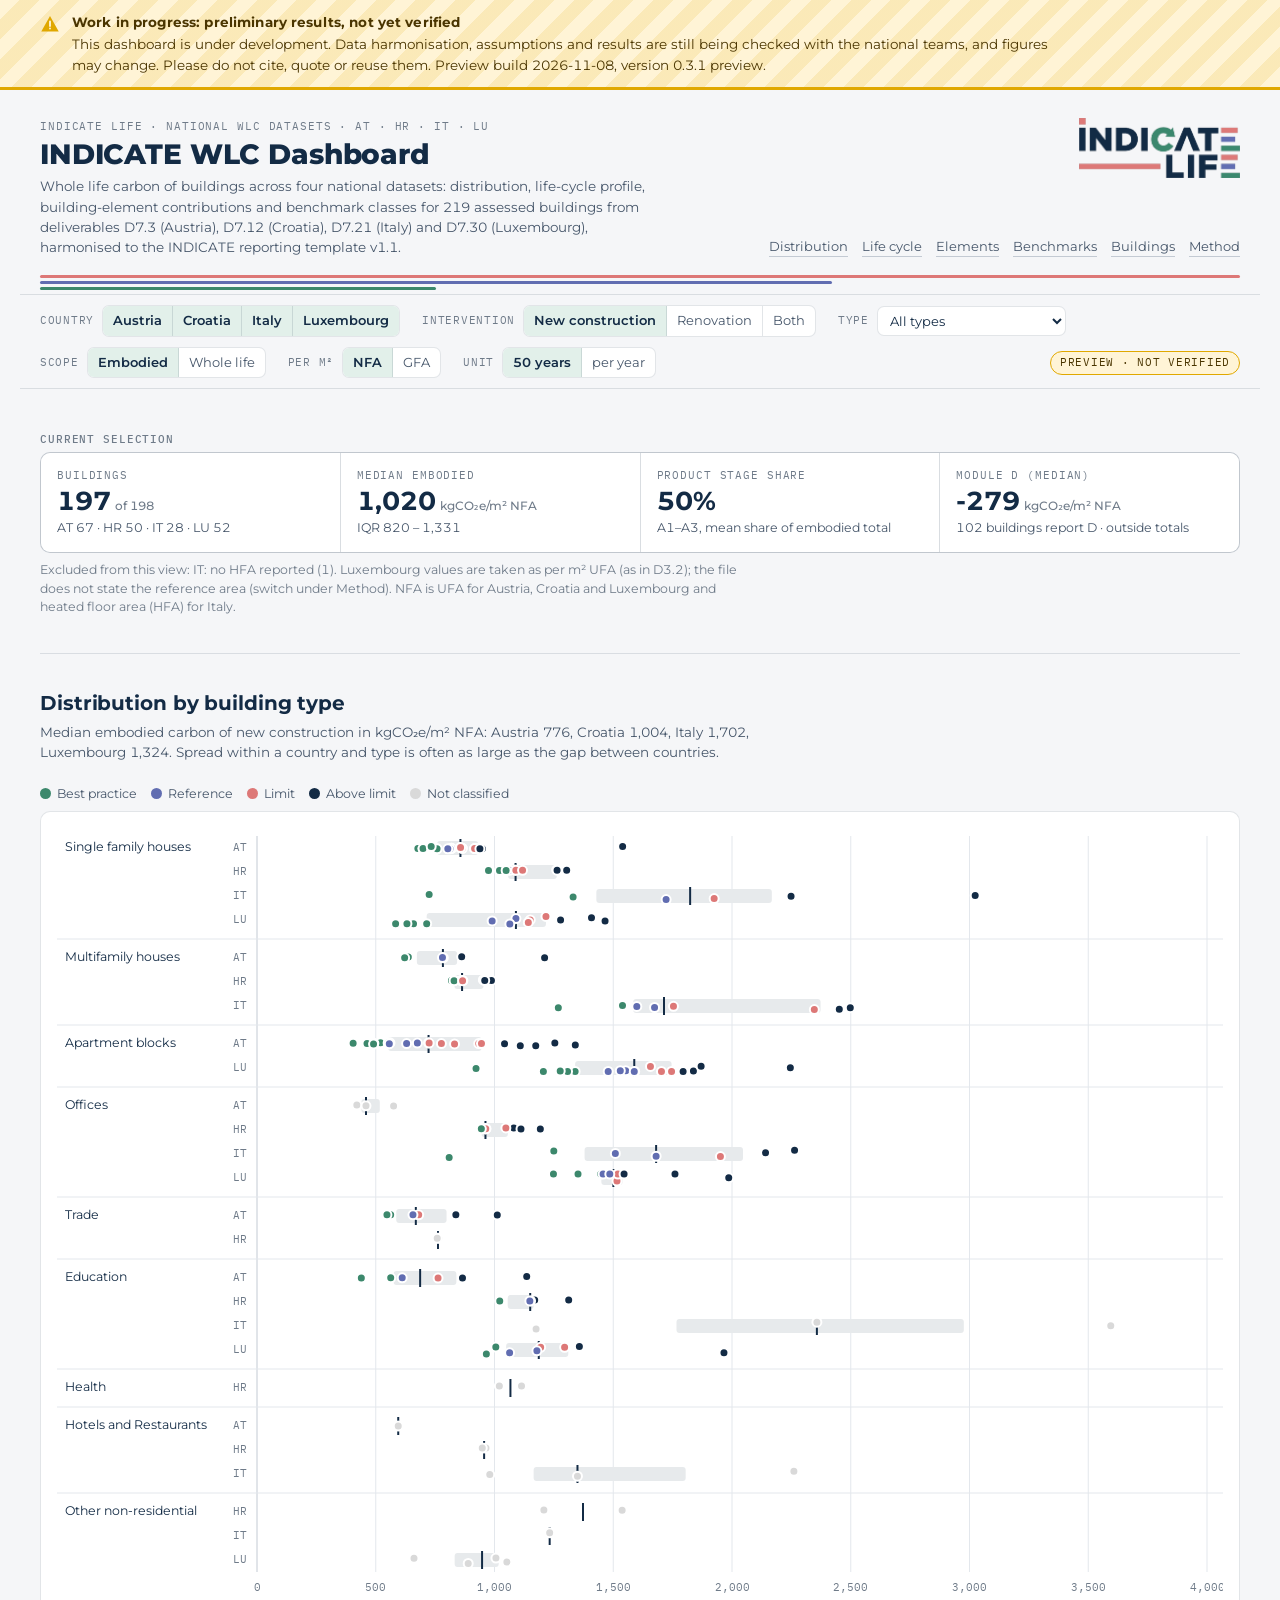
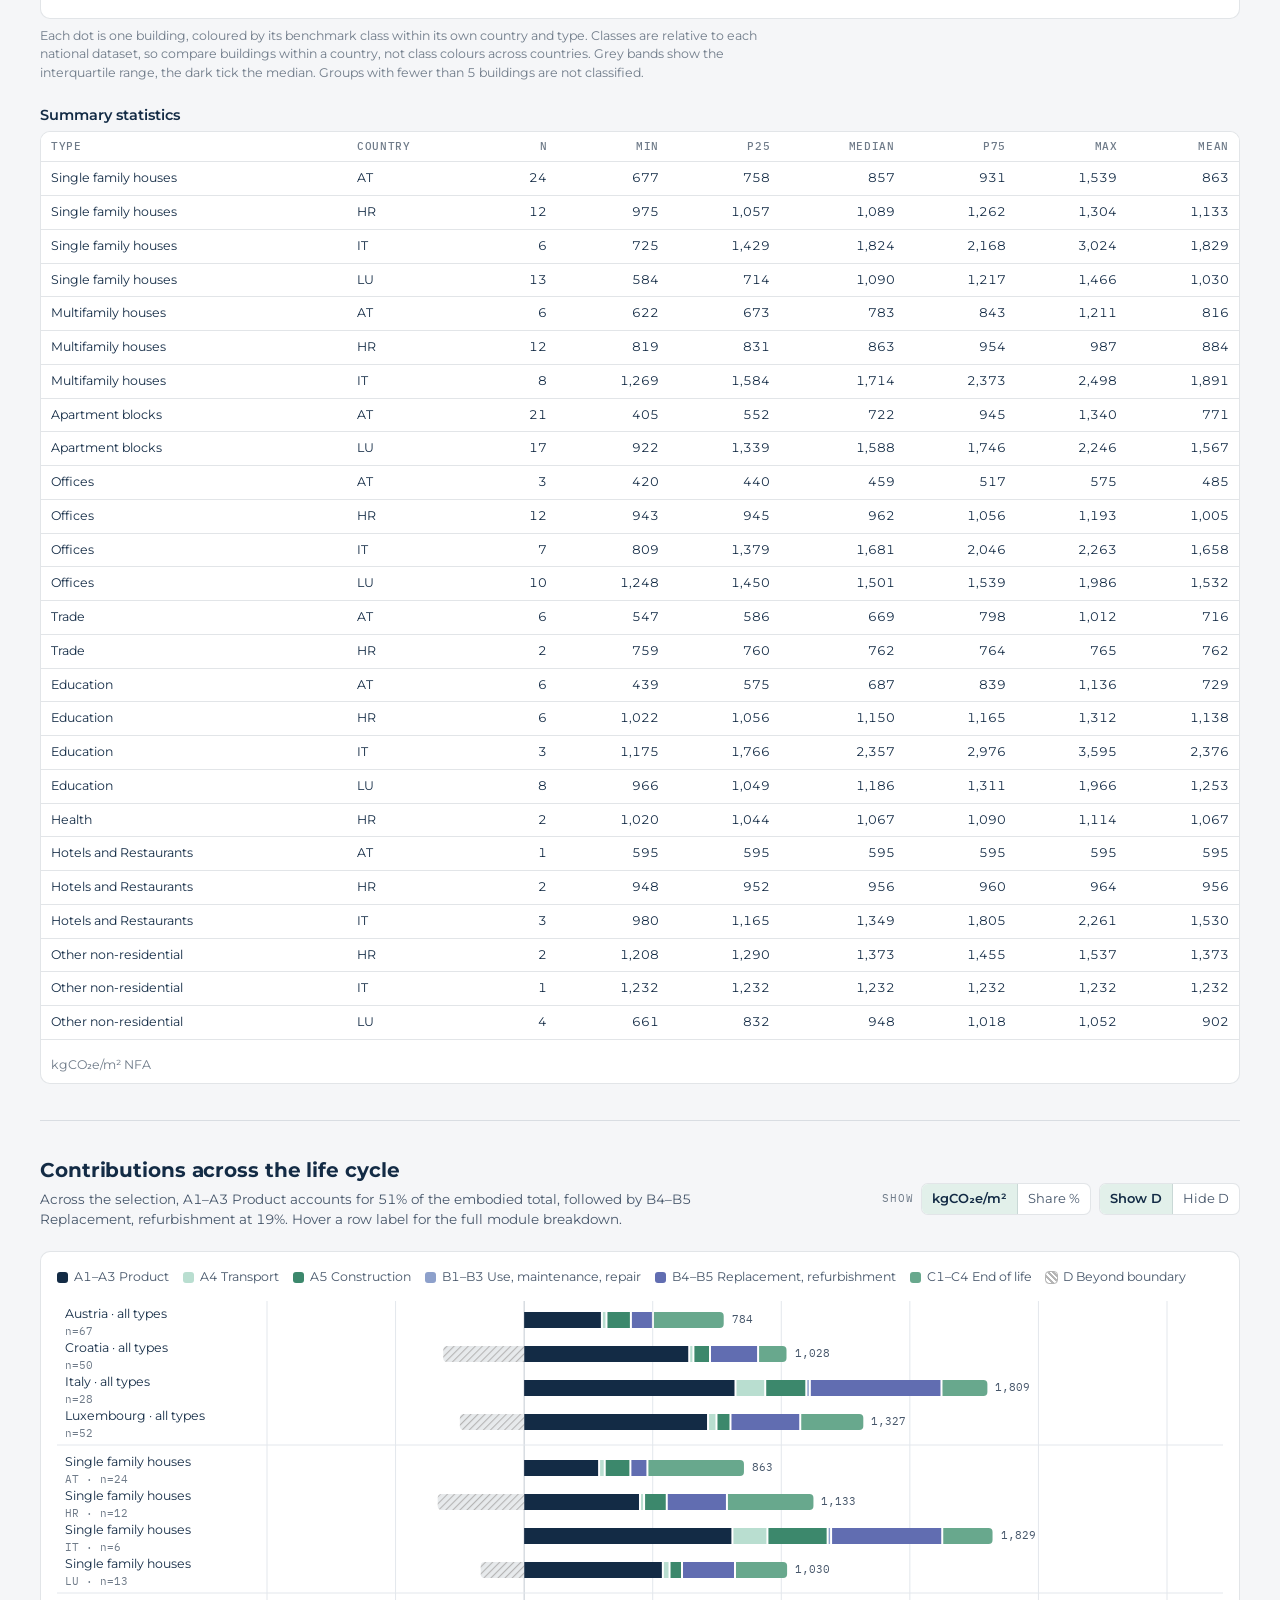
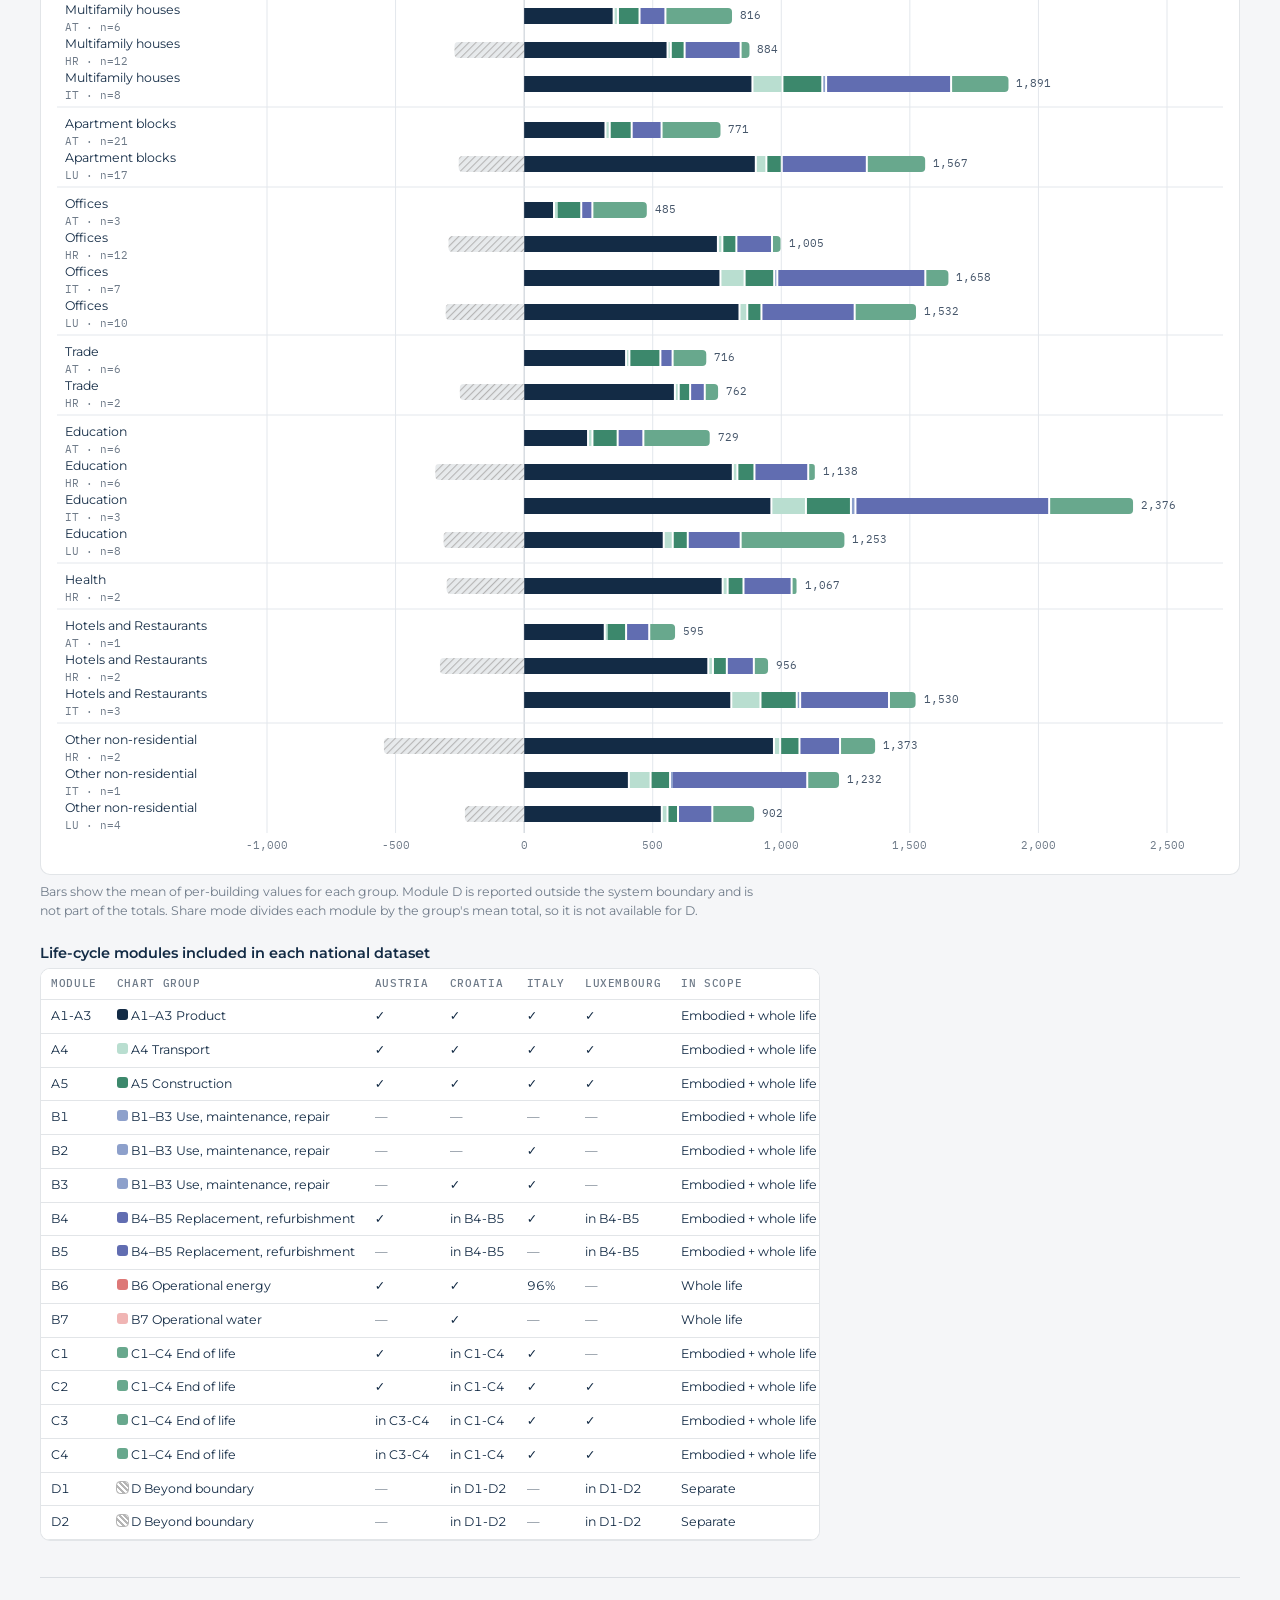
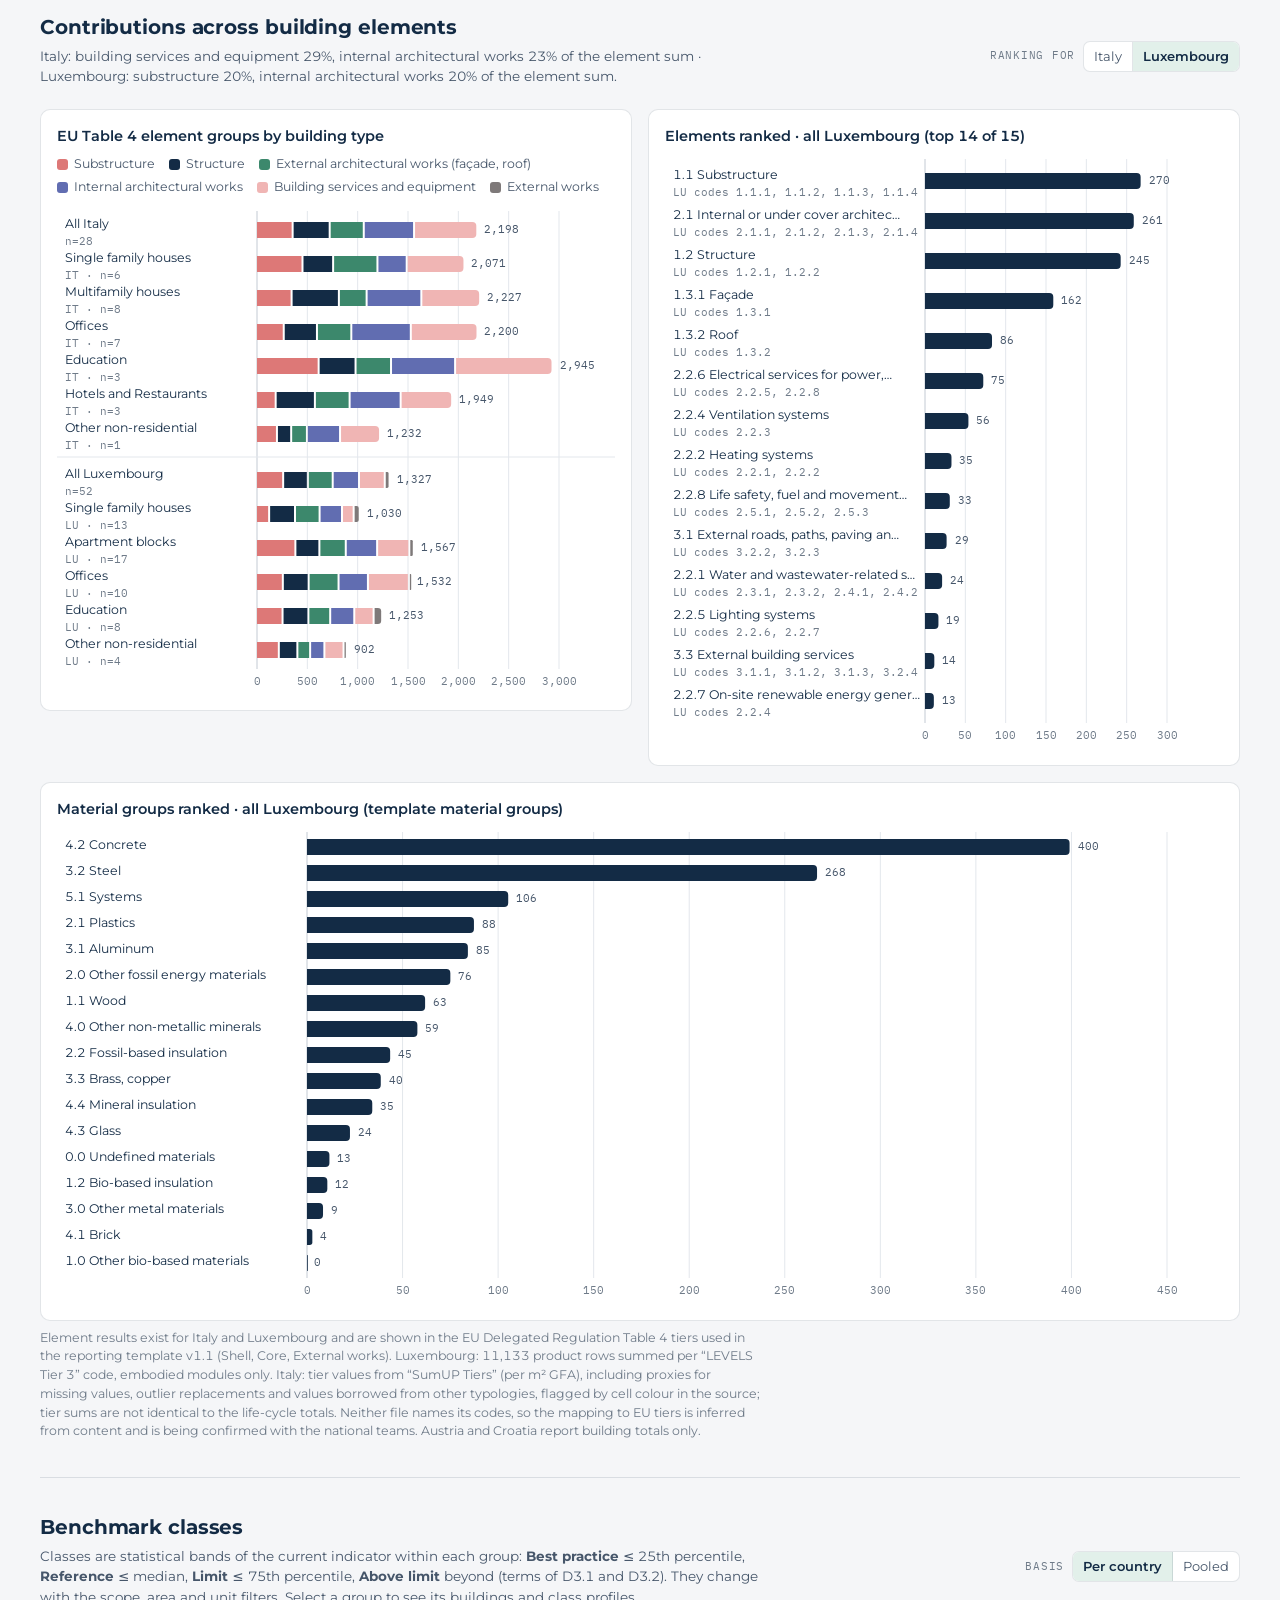
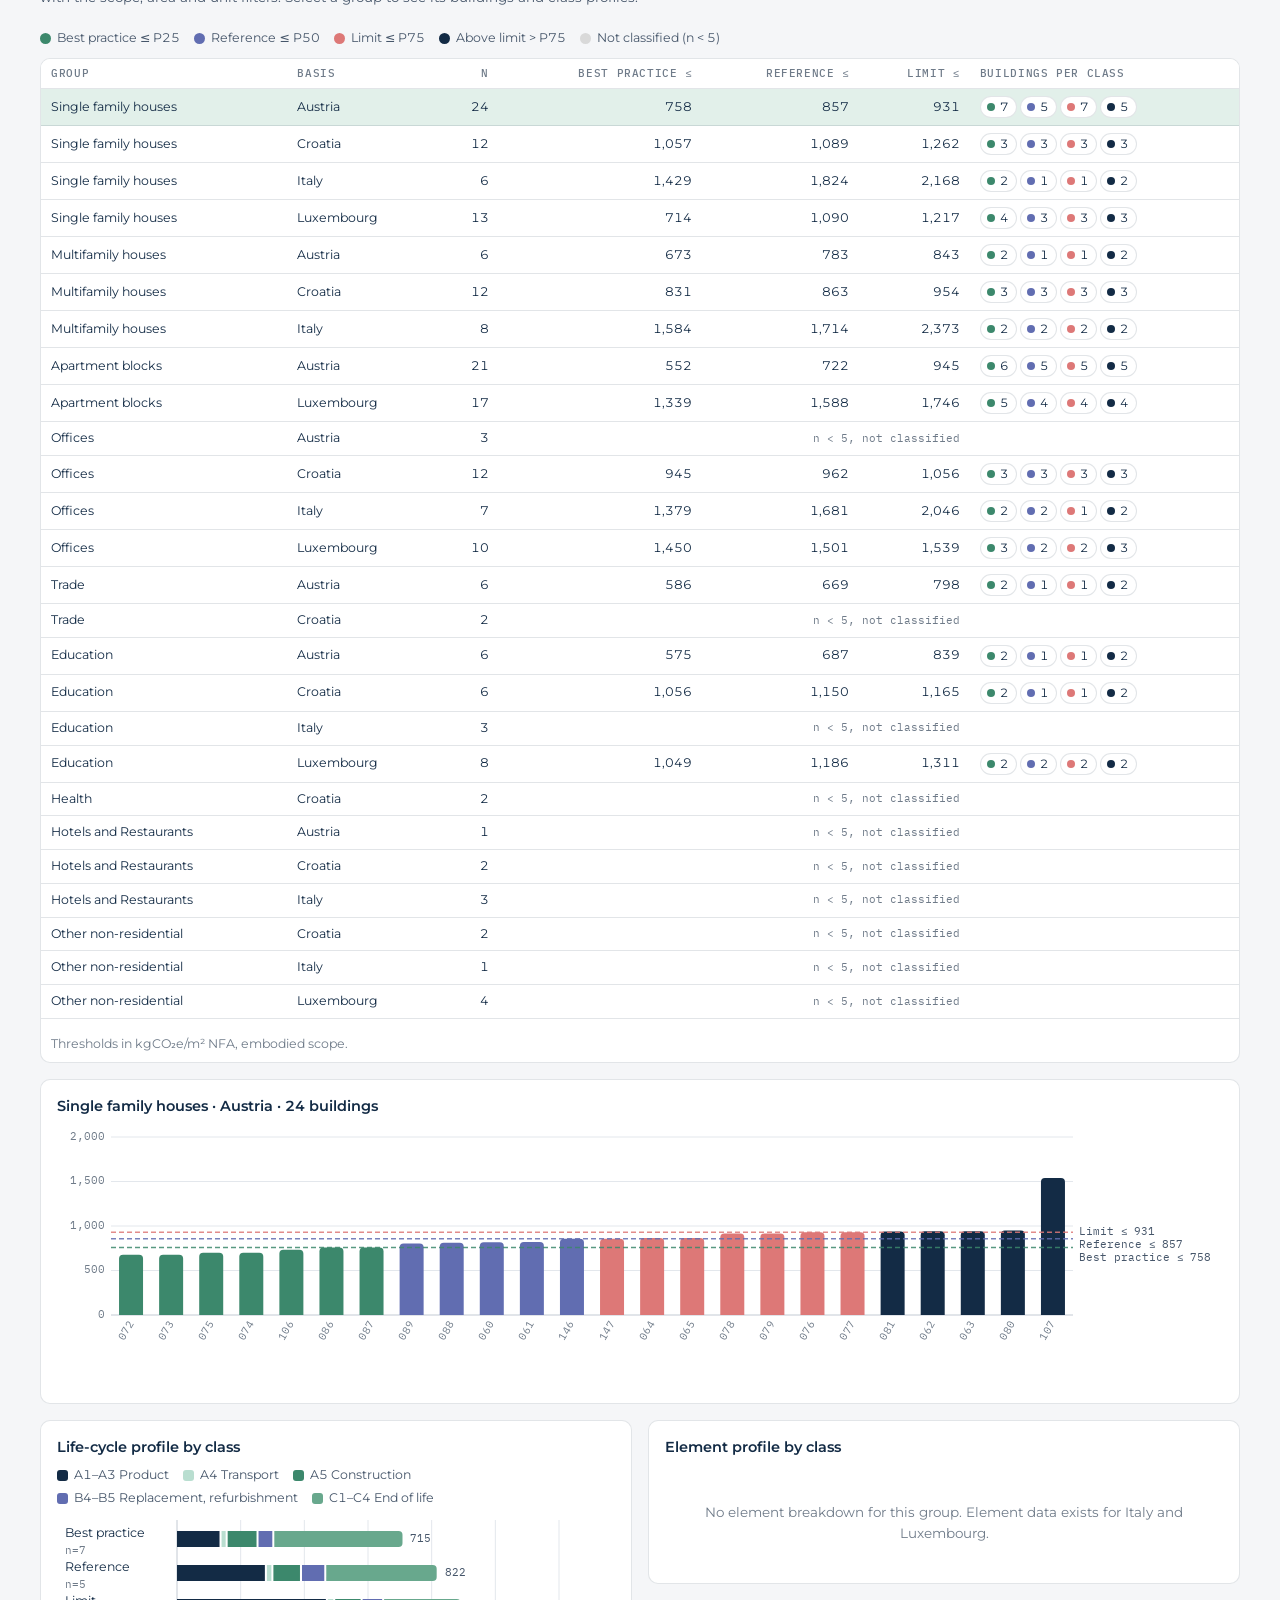
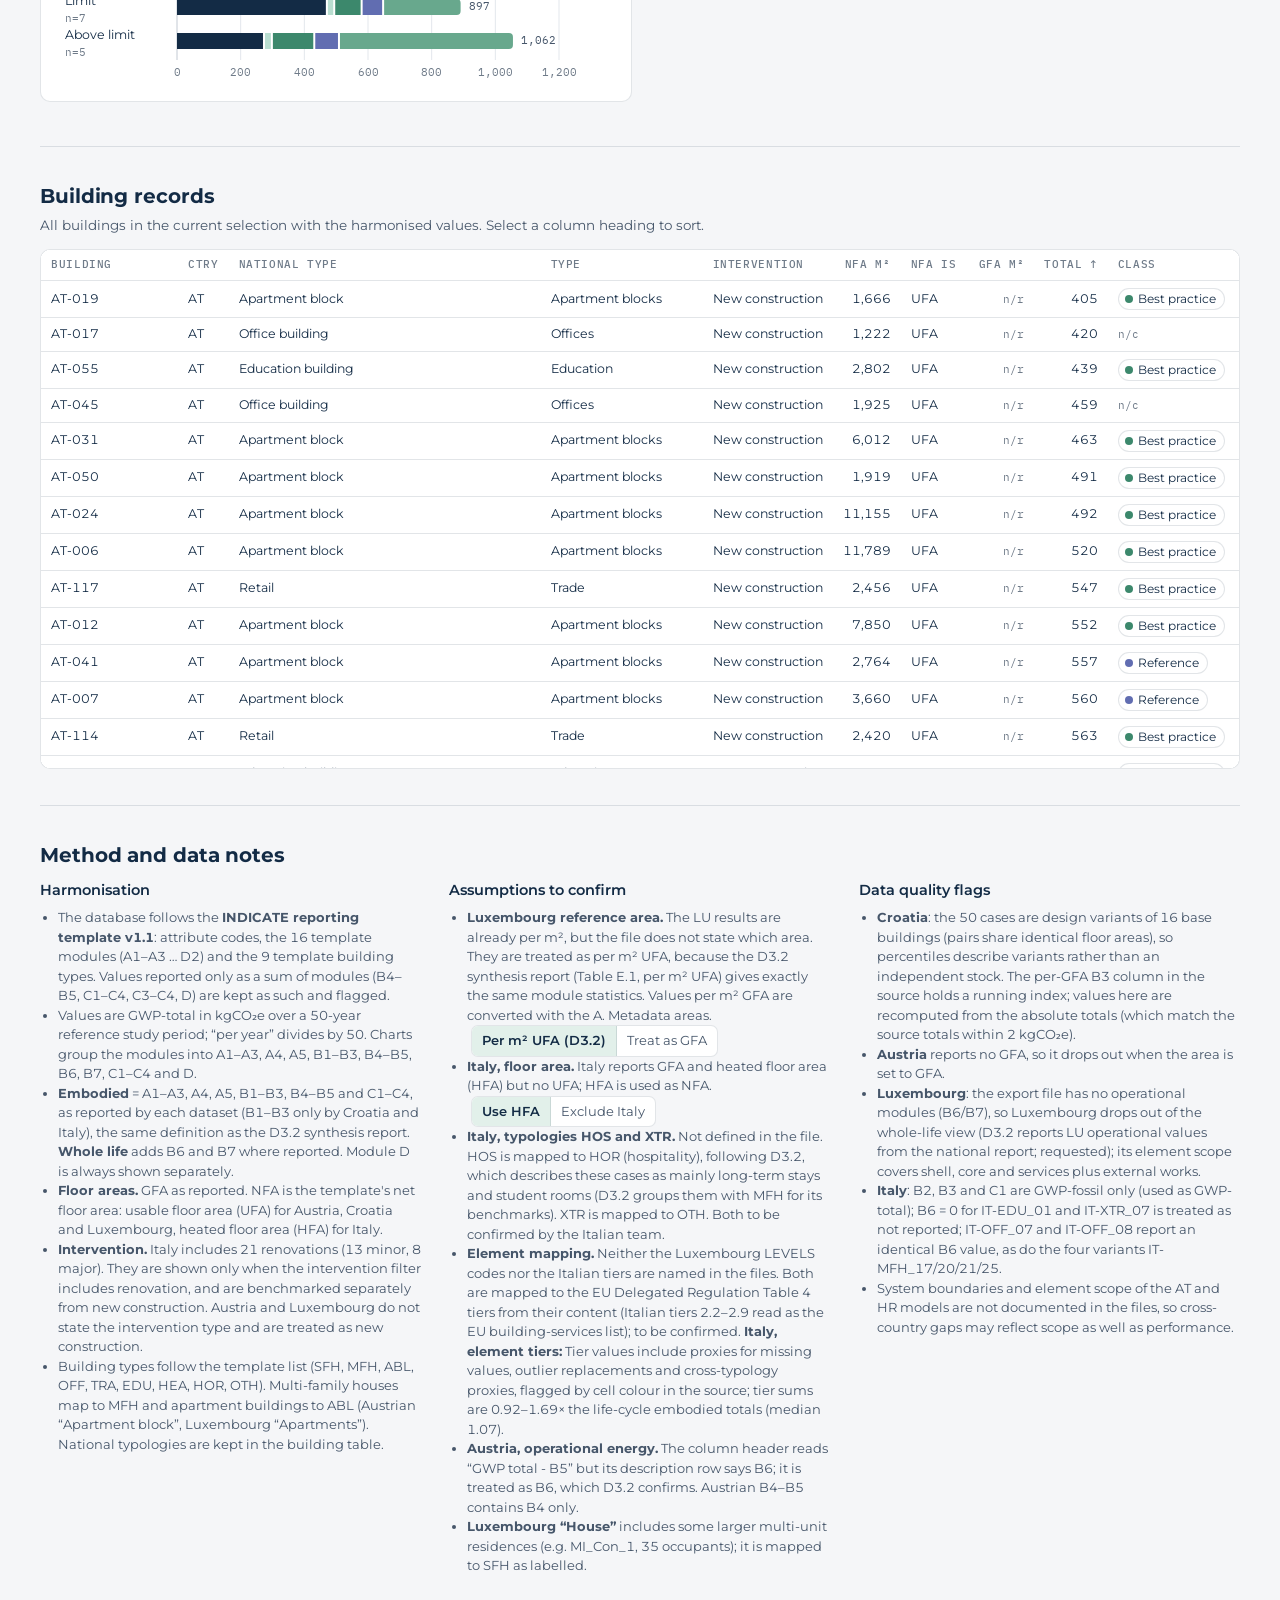
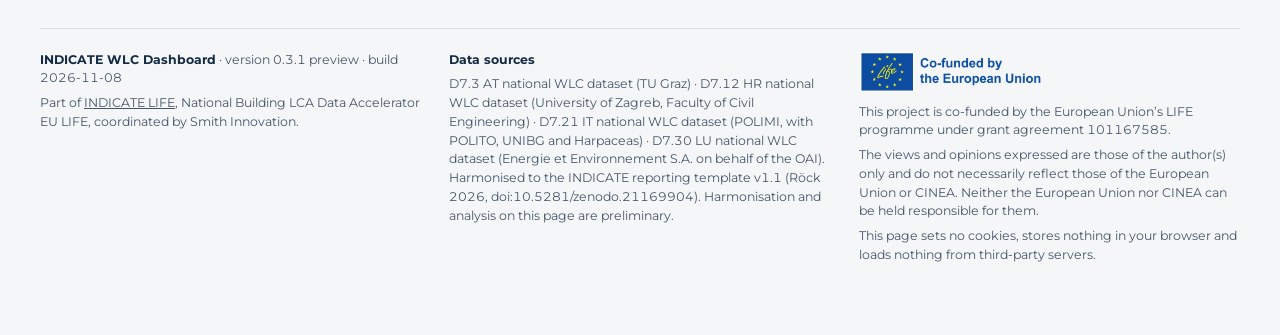
<file: index.html>
<!doctype html>
<html lang="en">
<head>
<meta charset="utf-8">
<meta name="viewport" content="width=device-width, initial-scale=1, viewport-fit=cover">
<meta name="robots" content="noindex, nofollow">
<meta name="description" content="INDICATE WLC Dashboard (work in progress): whole life carbon of buildings across the INDICATE LIFE national datasets for Austria, Croatia, Italy and Luxembourg.">
<title>INDICATE WLC Dashboard (preview)</title>
<link rel="stylesheet" href="assets/css/fonts.css">
<link rel="stylesheet" href="assets/css/brand-fonts.css">
<style>
/* Layout: one analytical column (max 1240px) under a sticky filter rail; each section = heading, one-line takeaway, chart, footnote. */
:root{
  --bg:#f3f5f3; --surface:#fcfcfb; --ink:#101614; --ink2:#4b534f; --muted:#7f8682;
  --grid:#e1e5e1; --axis:#c2c8c3; --line:rgba(16,22,20,.10); --accent:#0d6a5a; --accent-wash:#e1efeb;
  --s1:#2a78d6; --s2:#eb6834; --s3:#1baf7a; --s4:#eda100; --s5:#e87ba4; --s6:#008300; --s7:#4a3aa7; --s8:#e34948;
  --d-mod:#a9aea9; --box:#e6ebe7;
  --wip-bg:#fff4d6; --wip-ink:#4a3500; --wip-edge:#e0a800;
  --good:#0ca30c; --warn:#fab219; --serious:#ec835a; --critical:#d03b3b; --na:#b9bdb9;
  --cls-bp:var(--good); --cls-ref:var(--warn); --cls-lim:var(--serious); --cls-ab:var(--critical);
  --f-ui:"Instrument Sans", system-ui, -apple-system, "Segoe UI", sans-serif;
  --f-data:"IBM Plex Mono", ui-monospace, "SFMono-Regular", Menlo, monospace;
}
@media (prefers-color-scheme: dark){:root:not([data-theme="light"]){
  --bg:#0d100f; --surface:#161a18; --ink:#eef2ef; --ink2:#bfc6c1; --muted:#878e89;
  --grid:#282d2a; --axis:#3a403c; --line:rgba(255,255,255,.10); --accent:#57c0aa; --accent-wash:#183029;
  --s1:#3987e5; --s2:#d95926; --s3:#199e70; --s4:#c98500; --s5:#d55181; --s6:#008300; --s7:#9085e9; --s8:#e66767;
  --d-mod:#5b615d; --box:#242a27; --na:#5d635f; --wip-bg:#3a2c05; --wip-ink:#ffe7a3; --wip-edge:#c98500; color-scheme:dark}}
:root[data-theme="dark"]{
  --bg:#0d100f; --surface:#161a18; --ink:#eef2ef; --ink2:#bfc6c1; --muted:#878e89;
  --grid:#282d2a; --axis:#3a403c; --line:rgba(255,255,255,.10); --accent:#57c0aa; --accent-wash:#183029;
  --s1:#3987e5; --s2:#d95926; --s3:#199e70; --s4:#c98500; --s5:#d55181; --s6:#008300; --s7:#9085e9; --s8:#e66767;
  --d-mod:#5b615d; --box:#242a27; --na:#5d635f; --wip-bg:#3a2c05; --wip-ink:#ffe7a3; --wip-edge:#c98500; color-scheme:dark}
*{box-sizing:border-box}
html{-webkit-text-size-adjust:100%}
body{margin:0}
[hidden]{display:none!important}
img{max-width:100%}
body{background:var(--bg);color:var(--ink);font-family:var(--f-ui);font-size:14px;line-height:1.5}
.wrap{max-width:1240px;margin:0 auto;padding-inline:20px;padding-block:0 64px}
header.top{padding-block:28px 18px;display:flex;flex-wrap:wrap;gap:12px 32px;align-items:flex-end;justify-content:space-between}
.eyebrow{font-family:var(--f-data);font-size:11px;letter-spacing:.08em;text-transform:uppercase;color:var(--muted)}
h1{font-size:28px;line-height:1.15;margin:4px 0 6px;font-weight:600;letter-spacing:-.01em;text-wrap:balance}
.lede{color:var(--ink2);max-width:68ch;margin:0}
nav.jump{display:flex;flex-wrap:wrap;gap:4px 14px;font-size:13px}
nav.jump a{color:var(--ink2);text-decoration:none;border-bottom:1px solid var(--axis)}
nav.jump a:hover{color:var(--accent);border-color:var(--accent)}

.rail{position:sticky;top:env(safe-area-inset-top,0px);z-index:20;background:color-mix(in srgb,var(--bg) 92%,transparent);backdrop-filter:blur(8px);border-block:1px solid var(--line);margin-inline:-20px;padding:10px 20px}
.rail-in{max-width:1240px;margin:0 auto;display:flex;flex-wrap:wrap;gap:10px 22px;align-items:center}
.ctl{display:flex;align-items:center;gap:8px;min-width:0}
.ctl>label,.ctl>.lab{font-family:var(--f-data);font-size:10.5px;letter-spacing:.07em;text-transform:uppercase;color:var(--muted)}
.seg{display:inline-flex;border:1px solid var(--line);border-radius:7px;background:var(--surface);overflow:hidden}
.seg button{font:inherit;font-size:13px;color:var(--ink2);background:none;border:0;padding:5px 10px;cursor:pointer;border-right:1px solid var(--line);white-space:nowrap}
.seg button:last-child{border-right:0}
.seg button[aria-pressed="true"]{background:var(--accent-wash);color:var(--ink);font-weight:600}
.seg button:hover{color:var(--ink)}
select{font:inherit;font-size:13px;color:var(--ink);background:var(--surface);border:1px solid var(--line);border-radius:7px;padding:5px 8px;max-width:100%}
button:focus-visible,select:focus-visible,a:focus-visible,th:focus-visible,tr:focus-visible{outline:2px solid var(--accent);outline-offset:2px}

section{padding-block:34px 6px;border-top:1px solid var(--line);margin-top:30px}
section:first-of-type{border-top:0;margin-top:8px}
h2{font-size:20px;font-weight:600;margin:0 0 4px;letter-spacing:-.005em;text-wrap:balance}
h3{font-size:14.5px;font-weight:600;margin:22px 0 4px}
.take{color:var(--ink2);max-width:80ch;margin:0 0 14px}
.note{font-size:12.5px;color:var(--muted);max-width:90ch;margin:8px 0 0}
.panel{background:var(--surface);border:1px solid var(--line);border-radius:10px;padding:16px 16px 12px;min-width:0}
.grid2{display:grid;align-items:start;grid-template-columns:repeat(auto-fit,minmax(min(100%,520px),1fr));gap:16px}
.row-head{display:flex;flex-wrap:wrap;gap:8px 18px;align-items:center;justify-content:space-between;margin-bottom:8px}

.kpis{display:grid;grid-template-columns:repeat(auto-fit,minmax(170px,1fr));gap:1px;background:var(--line);border:1px solid var(--line);border-radius:10px;overflow:hidden}
.kpi{background:var(--surface);padding:14px 16px}
.kpi .v{font-size:26px;font-weight:600;line-height:1.1;margin-top:4px}
.kpi .v small{font-size:12px;font-weight:500;color:var(--muted);margin-left:4px}
.kpi .s{font-size:12.5px;color:var(--ink2);margin-top:3px}

.legend{display:flex;flex-wrap:wrap;gap:4px 14px;font-size:12.5px;color:var(--ink2)}
.legend span{display:inline-flex;align-items:center;gap:6px}
.sw{width:11px;height:11px;border-radius:3px;display:inline-block;flex:none}
.sw.dot{border-radius:50%}
.sw.hatch{background:repeating-linear-gradient(45deg,var(--d-mod) 0 2px,transparent 2px 4px);outline:1px solid var(--d-mod)}

svg text{font-family:var(--f-ui);fill:var(--ink2);font-size:12px}
svg .tick{font-family:var(--f-data);font-size:10.5px;fill:var(--muted)}
svg .lab{fill:var(--ink);font-size:12.5px}
svg .sub{fill:var(--muted);font-size:11px;font-family:var(--f-data)}
.chart{width:100%;overflow-x:auto}
.hit{cursor:default}

.tip{position:fixed;z-index:50;pointer-events:none;background:var(--surface);color:var(--ink);border:1px solid var(--line);box-shadow:0 6px 24px rgba(0,0,0,.14);border-radius:8px;padding:8px 10px;font-size:12.5px;max-width:300px;opacity:0;transition:opacity .08s}
.tip b{font-weight:600}
.tip .k{color:var(--muted);font-family:var(--f-data);font-size:11px}
.tip table{border-collapse:collapse;margin-top:4px}
.tip td{padding:1px 6px 1px 0;font-variant-numeric:tabular-nums}
.tip td:last-child{text-align:right}

.tbl-wrap{overflow-x:auto;border:1px solid var(--line);border-radius:10px;background:var(--surface)}
table.t{border-collapse:collapse;width:100%;font-size:12.5px}
table.t th,table.t td{padding:7px 10px;text-align:left;border-bottom:1px solid var(--line);white-space:nowrap}
table.t th{font-family:var(--f-data);font-size:10.5px;letter-spacing:.06em;text-transform:uppercase;color:var(--muted);font-weight:500;position:sticky;top:0;background:var(--surface)}
table.t th.num,table.t td.num{text-align:right;font-variant-numeric:tabular-nums}
table.t tbody tr:hover{background:var(--accent-wash)}
table.t th[data-k]{cursor:pointer}
table.t th[aria-sort] ::after{content:""}
tr.sel{background:var(--accent-wash)}
tr.clickable{cursor:pointer}
.pill{display:inline-flex;align-items:center;gap:5px;font-size:12px;padding:1px 8px 1px 6px;border-radius:99px;border:1px solid var(--line);background:var(--surface);color:var(--ink)}
.pill i{width:8px;height:8px;border-radius:50%;display:inline-block}
.flag{font-family:var(--f-data);font-size:10.5px;color:var(--muted)}
.cov td.y{color:var(--ink)} .cov td.n{color:var(--muted)}
.empty{padding:28px 10px;color:var(--muted);text-align:center}
.method{display:grid;grid-template-columns:repeat(auto-fit,minmax(min(100%,360px),1fr));gap:14px 28px}
.method div{min-width:0}
.method h3{margin-top:6px}
.method p,.method li{color:var(--ink2);font-size:13px;max-width:65ch}
.method ul{padding-left:18px;margin:6px 0}
code{font-family:var(--f-data);font-size:12px;background:var(--box);padding:0 4px;border-radius:4px}
.wip{background:var(--wip-bg);color:var(--wip-ink);border-bottom:3px solid var(--wip-edge);
  background-image:repeating-linear-gradient(135deg,transparent 0 14px,color-mix(in srgb,var(--wip-edge) 14%,transparent) 14px 28px)}
.wip-in{max-width:1240px;margin:0 auto;padding:12px 20px;display:flex;gap:12px;align-items:flex-start}
.wip svg{flex:none;margin-top:2px}
.wip strong{font-weight:700;letter-spacing:.01em}
.wip p{margin:2px 0 0;max-width:110ch;font-size:13.5px}
.wip-chip{display:inline-flex;align-items:center;gap:6px;font-family:var(--f-data);font-size:10.5px;letter-spacing:.07em;text-transform:uppercase;
  background:var(--wip-bg);color:var(--wip-ink);border:1px solid var(--wip-edge);border-radius:99px;padding:3px 9px;margin-left:auto;white-space:nowrap}
footer.foot{border-top:1px solid var(--line);margin-top:40px;padding-top:22px;display:grid;grid-template-columns:repeat(auto-fit,minmax(min(100%,320px),1fr));gap:14px 28px;font-size:12.5px;color:var(--ink2)}
footer.foot p{margin:0 0 6px;max-width:70ch}
footer.foot b{color:var(--ink)}
@media (max-width:640px){h1{font-size:23px}.rail{position:static}.kpi .v{font-size:22px}}
@media (prefers-reduced-motion:reduce){*{transition:none!important}}

/* ---- INDICATE LIFE brand layer (D6.2 Brand Guidelines) ---- */
:root{
  --b-navy:#132B45; --b-coral:#DD7877; --b-green:#3C886C; --b-violet:#616DB1;
  --bg:#f5f6f8; --surface:#ffffff; --ink:#132B45; --ink2:#46566a; --muted:#6f7b89;
  --grid:#e3e7ec; --axis:#c3cad3; --line:rgba(19,43,69,.12); --accent:#2f7a5f; --accent-wash:#e2f0ea;
  --f-ui:"Montserrat", system-ui, -apple-system, "Segoe UI", sans-serif;
}
@media (prefers-color-scheme: dark){:root:not([data-theme="light"]){
  --bg:#0c1723; --surface:#132233; --ink:#eef2f6; --ink2:#bcc7d3; --muted:#8693a2;
  --grid:#223347; --axis:#34485e; --line:rgba(255,255,255,.11); --accent:#6cc3a2; --accent-wash:#183a30;}}
:root[data-theme="dark"]{
  --bg:#0c1723; --surface:#132233; --ink:#eef2f6; --ink2:#bcc7d3; --muted:#8693a2;
  --grid:#223347; --axis:#34485e; --line:rgba(255,255,255,.11); --accent:#6cc3a2; --accent-wash:#183a30;}
body{font-size:13.5px;font-feature-settings:"tnum" 1,"lnum" 1}
h1{font-weight:800;letter-spacing:-.005em}
h2{font-weight:700}
.kpi .v{font-weight:700}
.hd-right{display:flex;flex-direction:column;align-items:flex-end;justify-content:space-between;gap:14px;margin-left:auto;align-self:stretch}
@media (min-width:900px){header.top{flex-wrap:nowrap;align-items:stretch}header.top>div:first-child{flex:1 1 auto;min-width:0}}
.brand-logo{display:block;line-height:0}
.brand-logo img{height:60px;width:auto}
.logo-dark{display:none}
@media (prefers-color-scheme: dark){:root:not([data-theme="light"]) .logo-light{display:none}:root:not([data-theme="light"]) .logo-dark{display:inline}}
:root[data-theme="dark"] .logo-light{display:none}
:root[data-theme="dark"] .logo-dark{display:inline}
.brand-stripe{display:grid;gap:3px;margin:0 0 4px}
.brand-stripe i{display:block;height:3px;border-radius:2px}
.brand-stripe i:nth-child(1){background:var(--b-coral);width:100%}
.brand-stripe i:nth-child(2){background:var(--b-violet);width:66%}
.brand-stripe i:nth-child(3){background:var(--b-green);width:33%}
footer.foot .fund{display:flex;flex-direction:column;gap:10px;align-items:flex-start}
footer.foot .fund img{height:42px;width:auto;flex:none}
@media (max-width:640px){.hd-right{align-items:flex-start;margin-left:0;flex-direction:column-reverse}.brand-logo img{height:46px}}

/* Option D: chart colours as in the D3.2 synthesis report (brand colours + the report's tints).
   Exact brand values sit outside the generic lightness/chroma band by design; adjacent-pair CVD and
   normal-vision separation were validated (validate_palette.js) for every sequence used:
   modules (whole life and embodied), element groups, classes, countries; light on #ffffff, dark on #132233. */
:root{
  --c-navy:#132b45; --c-green:#3c886c; --c-coral:#dd7877; --c-violet:#616db1;
  --c-mint:#b9ded0; --c-pink:#f0b5b4; --c-lviolet:#8da0cb; --c-mgreen:#68a88d; --c-grey:#7e7979; --c-lgrey:#d9d9d9;
}
@media (prefers-color-scheme: dark){:root:not([data-theme="light"]){
  --c-navy:#7aa2e0; --c-green:#4ea283; --c-coral:#e0807f; --c-violet:#6a74c8;
  --c-mint:#b2dccb; --c-pink:#f2bdbc; --c-lviolet:#aeb9e6; --c-mgreen:#6fae94; --c-grey:#9a9494; --c-lgrey:#5b6878;}}
:root[data-theme="dark"]{
  --c-navy:#7aa2e0; --c-green:#4ea283; --c-coral:#e0807f; --c-violet:#6a74c8;
  --c-mint:#b2dccb; --c-pink:#f2bdbc; --c-lviolet:#aeb9e6; --c-mgreen:#6fae94; --c-grey:#9a9494; --c-lgrey:#5b6878;}
:root:not(.brand-none){   /* (0,2,0): beats the template dark-mode token blocks, which come earlier */
  /* life-cycle modules: product navy · construction greens · use violets · operation corals · end of life mid-green */
  --s1:var(--c-navy); --s2:var(--c-mint); --s3:var(--c-green); --s4:var(--c-lviolet); --s5:var(--c-violet);
  --s6:var(--c-coral); --s7:var(--c-pink); --s8:var(--c-mgreen); --d-mod:#b5b5b5;
  /* EU Table 4 element groups, as the D3.2 hotspot charts */
  --e1:var(--c-coral); --e2:var(--c-navy); --e3:var(--c-green); --e4:var(--c-violet); --e5:var(--c-pink); --e6:var(--c-grey); --e7:var(--c-lgrey);
  /* benchmark classes and thresholds, as the D3.2 P25 / P50 / P75 markers */
  --cls-bp:var(--c-green); --cls-ref:var(--c-violet); --cls-lim:var(--c-coral); --cls-ab:var(--c-navy); --na:var(--c-lgrey);
  --th-p25:var(--c-green); --th-p50:var(--c-violet); --th-p75:var(--c-coral);
  /* range bands stay neutral grey (no country colours): classes are read within a country, not across countries */
  --box:color-mix(in srgb,var(--ink) 10%,var(--surface));
}
</style>
</head>
<body>
<div class="wip" role="note" aria-label="Work in progress">
 <div class="wip-in">
  <svg width="20" height="20" viewBox="0 0 24 24" aria-hidden="true"><path d="M12 2.5 1.5 21h21L12 2.5Z" fill="var(--wip-edge)"/><path d="M12 9v5.5M12 17.2v.3" stroke="var(--wip-bg)" stroke-width="2.2" stroke-linecap="round"/></svg>
  <div><strong>Work in progress: preliminary results, not yet verified</strong>
  <p>This dashboard is under development. Data harmonisation, assumptions and results are still being checked with the national teams, and figures may change. Please do not cite, quote or reuse them. Preview build 2026-11-08, version 0.3.1 preview.</p></div>
 </div>
</div>
<div class="wrap">
<header class="top">
  <div>
    <div class="eyebrow">INDICATE LIFE · National WLC datasets · AT · HR · IT · LU</div>
    <h1>INDICATE WLC Dashboard</h1>
    <p class="lede">Whole life carbon of buildings across four national datasets: distribution, life-cycle profile, building-element contributions and benchmark classes for 219 assessed buildings from deliverables D7.3 (Austria), D7.12 (Croatia), D7.21 (Italy) and D7.30 (Luxembourg), harmonised to the INDICATE reporting template v1.1.</p>
  </div>
  <div class="hd-right"><a class="brand-logo" href="https://www.indicatedata.com/" title="INDICATE LIFE website"><img class="logo-light" src="assets/img/indicate-life-logo.png" alt="INDICATE LIFE" width="162" height="60"><img class="logo-dark" src="assets/img/indicate-life-logo-white.png" alt="INDICATE LIFE" width="162" height="60"></a>
  <nav class="jump" aria-label="Sections">
    <a href="#dist">Distribution</a><a href="#lc">Life cycle</a><a href="#el">Elements</a><a href="#bm">Benchmarks</a><a href="#bld">Buildings</a><a href="#method">Method</a>
  </nav></div>
</header>
<div class="brand-stripe" aria-hidden="true"><i></i><i></i><i></i></div>

<div class="rail" role="region" aria-label="Filters">
 <div class="rail-in">
  <div class="ctl"><span class="lab" id="lab-c">Country</span><div class="seg" id="f-country" role="group" aria-labelledby="lab-c">
    <button data-v="AT" aria-pressed="true">Austria</button><button data-v="HR" aria-pressed="true">Croatia</button><button data-v="IT" aria-pressed="true">Italy</button><button data-v="LU" aria-pressed="true">Luxembourg</button></div></div>
  <div class="ctl"><span class="lab" id="lab-i">Intervention</span><div class="seg" id="f-interv" role="group" aria-labelledby="lab-i">
    <button data-v="new" aria-pressed="true">New construction</button><button data-v="reno" aria-pressed="false" title="Italy only">Renovation</button><button data-v="all" aria-pressed="false">Both</button></div></div>
  <div class="ctl"><label for="f-type">Type</label><select id="f-type"></select></div>
  <div class="ctl"><span class="lab" id="lab-s">Scope</span><div class="seg" id="f-scope" role="group" aria-labelledby="lab-s">
    <button data-v="emb" aria-pressed="true" title="A1–A5, B1–B5, C1–C4 (as reported)">Embodied</button><button data-v="wlc" aria-pressed="false" title="Embodied + B6, B7">Whole life</button></div></div>
  <div class="ctl"><span class="lab" id="lab-a">Per m²</span><div class="seg" id="f-area" role="group" aria-labelledby="lab-a">
    <button data-v="ufa" aria-pressed="true" title="Net floor area: UFA (AT, HR, LU) or HFA (IT)">NFA</button><button data-v="gfa" aria-pressed="false">GFA</button></div></div>
  <div class="ctl"><span class="lab" id="lab-u">Unit</span><div class="seg" id="f-unit" role="group" aria-labelledby="lab-u">
    <button data-v="m2" aria-pressed="true">50 years</button><button data-v="m2a" aria-pressed="false">per year</button></div></div>
  <span class="wip-chip" title="Preliminary results, verification pending">Preview · not verified</span>
 </div>
</div>

<section id="overview" aria-labelledby="h-ov">
  <h2 id="h-ov" class="eyebrow" style="font-size:11px;font-weight:500">Current selection</h2>
  <div class="kpis" id="kpis"></div>
  <p class="note" id="excl"></p>
</section>

<section id="dist" aria-labelledby="h-dist">
  <div class="row-head"><div><h2 id="h-dist">Distribution by building type</h2>
  <p class="take" id="dist-take"></p></div>
  <div class="legend" id="dist-legend"></div></div>
  <div class="panel"><div class="chart" id="c-dist"></div></div>
  <p class="note">Each dot is one building, coloured by its benchmark class within its own country and type. Classes are relative to each national dataset, so compare buildings within a country, not class colours across countries. Grey bands show the interquartile range, the dark tick the median. Groups with fewer than 5 buildings are not classified.</p>
  <h3>Summary statistics</h3>
  <div class="tbl-wrap"><table class="t" id="t-stats"></table></div>
</section>

<section id="lc" aria-labelledby="h-lc">
  <div class="row-head"><div><h2 id="h-lc">Contributions across the life cycle</h2>
  <p class="take" id="lc-take"></p></div>
  <div class="ctl"><span class="lab" id="lab-lv">Show</span><div class="seg" id="f-lcview" role="group" aria-labelledby="lab-lv"><button data-v="abs" aria-pressed="true">kgCO₂e/m²</button><button data-v="share" aria-pressed="false">Share %</button></div>
  <div class="seg" id="f-d" role="group" aria-label="Module D"><button data-v="1" aria-pressed="true">Show D</button><button data-v="0" aria-pressed="false">Hide D</button></div></div></div>
  <div class="panel">
    <div class="legend" id="lc-legend" style="margin-bottom:10px"></div>
    <div class="chart" id="c-lc"></div>
  </div>
  <p class="note">Bars show the mean of per-building values for each group. Module D is reported outside the system boundary and is not part of the totals. Share mode divides each module by the group's mean total, so it is not available for D.</p>
  <h3>Life-cycle modules included in each national dataset</h3>
  <div class="tbl-wrap" style="max-width:780px"><table class="t cov" id="t-cov"></table></div>
</section>

<section id="el" aria-labelledby="h-el">
  <div class="row-head"><div><h2 id="h-el">Contributions across building elements</h2>
  <p class="take" id="el-take"></p></div>
  <div class="ctl"><span class="lab" id="lab-elc">Ranking for</span><div class="seg" id="f-elc" role="group" aria-labelledby="lab-elc"><button data-v="IT" aria-pressed="false">Italy</button><button data-v="LU" aria-pressed="true">Luxembourg</button></div></div></div>
  <div class="grid2">
    <div class="panel"><div class="row-head"><h3 style="margin:0">EU Table 4 element groups by building type</h3></div>
      <div class="legend" id="el-legend" style="margin-bottom:10px"></div><div class="chart" id="c-el"></div></div>
    <div class="panel"><div class="row-head"><h3 style="margin:0" id="h-el3">Elements, ranked</h3></div><div class="chart" id="c-el3"></div></div>
  </div>
  <div class="panel" style="margin-top:16px"><div class="row-head"><h3 style="margin:0" id="h-mat">Material groups, ranked</h3><div class="legend" id="mat-legend"></div></div><div class="chart" id="c-mat"></div></div>
  <p class="note" id="el-note"></p>
</section>

<section id="bm" aria-labelledby="h-bm">
  <div class="row-head"><div><h2 id="h-bm">Benchmark classes</h2>
  <p class="take">Classes are statistical bands of the current indicator within each group: <b>Best practice</b> ≤ 25th percentile, <b>Reference</b> ≤ median, <b>Limit</b> ≤ 75th percentile, <b>Above limit</b> beyond (terms of D3.1 and D3.2). They change with the scope, area and unit filters. Select a group to see its buildings and class profiles.</p></div>
  <div class="ctl"><span class="lab" id="lab-bb">Basis</span><div class="seg" id="f-bmbasis" role="group" aria-labelledby="lab-bb"><button data-v="country" aria-pressed="true">Per country</button><button data-v="pooled" aria-pressed="false">Pooled</button></div></div></div>
  <div class="legend" id="bm-legend" style="margin-bottom:10px"></div>
  <div class="tbl-wrap"><table class="t" id="t-bm"></table></div>
  <div class="panel" style="margin-top:16px"><div class="row-head"><h3 style="margin:0" id="h-bmd"></h3></div><div class="chart" id="c-bm"></div></div>
  <div class="grid2" style="margin-top:16px">
    <div class="panel"><h3 style="margin:0 0 8px">Life-cycle profile by class</h3><div class="legend" id="bm-lc-legend" style="margin-bottom:8px"></div><div class="chart" id="c-bmlc"></div></div>
    <div class="panel"><h3 style="margin:0 0 8px">Element profile by class</h3><div class="legend" id="bm-el-legend" style="margin-bottom:8px"></div><div class="chart" id="c-bmel"></div></div>
  </div>
  <p class="note" id="bm-note"></p>
</section>

<section id="bld" aria-labelledby="h-bld">
  <h2 id="h-bld">Building records</h2>
  <p class="take">All buildings in the current selection with the harmonised values. Select a column heading to sort.</p>
  <div class="tbl-wrap" style="max-height:520px;overflow:auto"><table class="t" id="t-bld"></table></div>
</section>

<section id="method" aria-labelledby="h-m">
  <h2 id="h-m">Method and data notes</h2>
  <div class="method">
    <div><h3>Harmonisation</h3><ul>
      <li>The database follows the <b>INDICATE reporting template v1.1</b>: attribute codes, the 16 template modules (A1–A3 … D2) and the 9 template building types. Values reported only as a sum of modules (B4–B5, C1–C4, C3–C4, D) are kept as such and flagged.</li>
      <li>Values are GWP-total in kgCO₂e over a 50-year reference study period; “per year” divides by 50. Charts group the modules into A1–A3, A4, A5, B1–B3, B4–B5, B6, B7, C1–C4 and D.</li>
      <li><b>Embodied</b> = A1–A3, A4, A5, B1–B3, B4–B5 and C1–C4, as reported by each dataset (B1–B3 only by Croatia and Italy), the same definition as the D3.2 synthesis report. <b>Whole life</b> adds B6 and B7 where reported. Module D is always shown separately.</li>
      <li><b>Floor areas.</b> GFA as reported. NFA is the template's net floor area: usable floor area (UFA) for Austria, Croatia and Luxembourg, heated floor area (HFA) for Italy.</li>
      <li><b>Intervention.</b> Italy includes 21 renovations (13 minor, 8 major). They are shown only when the intervention filter includes renovation, and are benchmarked separately from new construction. Austria and Luxembourg do not state the intervention type and are treated as new construction.</li>
      <li>Building types follow the template list (SFH, MFH, ABL, OFF, TRA, EDU, HEA, HOR, OTH). Multi-family houses map to MFH and apartment buildings to ABL (Austrian “Apartment block”, Luxembourg “Apartments”). National typologies are kept in the building table.</li>
    </ul></div>
    <div><h3>Assumptions to confirm</h3><ul>
      <li><b>Luxembourg reference area.</b> The LU results are already per m², but the file does not state which area. They are treated as per m² UFA, because the D3.2 synthesis report (Table E.1, per m² UFA) gives exactly the same module statistics. Values per m² GFA are converted with the A. Metadata areas. <span class="seg" id="f-luarea" role="group" aria-label="Luxembourg reference area" style="vertical-align:middle;margin-left:4px"><button data-v="ufa" aria-pressed="true">Per m² UFA (D3.2)</button><button data-v="gfa" aria-pressed="false">Treat as GFA</button></span></li>
      <li><b>Italy, floor area.</b> Italy reports GFA and heated floor area (HFA) but no UFA; HFA is used as NFA. <span class="seg" id="f-ithfa" role="group" aria-label="Italy in per-NFA views" style="vertical-align:middle;margin-left:4px"><button data-v="1" aria-pressed="true">Use HFA</button><button data-v="0" aria-pressed="false">Exclude Italy</button></span></li>
      <li><b>Italy, typologies HOS and XTR.</b> Not defined in the file. HOS is mapped to HOR (hospitality), following D3.2, which describes these cases as mainly long-term stays and student rooms (D3.2 groups them with MFH for its benchmarks). XTR is mapped to OTH. Both to be confirmed by the Italian team.</li>
      <li><b>Element mapping.</b> Neither the Luxembourg LEVELS codes nor the Italian tiers are named in the files. Both are mapped to the EU Delegated Regulation Table 4 tiers from their content (Italian tiers 2.2–2.9 read as the EU building-services list); to be confirmed. <b>Italy, element tiers:</b> Tier values include proxies for missing values, outlier replacements and cross-typology proxies, flagged by cell colour in the source; tier sums are 0.92–1.69× the life-cycle embodied totals (median 1.07).</li>
      <li><b>Austria, operational energy.</b> The column header reads “GWP total - B5” but its description row says B6; it is treated as B6, which D3.2 confirms. Austrian B4–B5 contains B4 only.</li>
      <li><b>Luxembourg “House”</b> includes some larger multi-unit residences (e.g. MI_Con_1, 35 occupants); it is mapped to SFH as labelled.</li>
    </ul></div>
    <div><h3>Data quality flags</h3><ul>
      <li><b>Croatia</b>: the 50 cases are design variants of 16 base buildings (pairs share identical floor areas), so percentiles describe variants rather than an independent stock. The per-GFA B3 column in the source holds a running index; values here are recomputed from the absolute totals (which match the source totals within 2 kgCO₂e).</li>
      <li><b>Austria</b> reports no GFA, so it drops out when the area is set to GFA.</li>
      <li><b>Luxembourg</b>: the export file has no operational modules (B6/B7), so Luxembourg drops out of the whole-life view (D3.2 reports LU operational values from the national report; requested); its element scope covers shell, core and services plus external works.</li>
      <li><b>Italy</b>: B2, B3 and C1 are GWP-fossil only (used as GWP-total); B6 = 0 for IT-EDU_01 and IT-XTR_07 is treated as not reported; IT-OFF_07 and IT-OFF_08 report an identical B6 value, as do the four variants IT-MFH_17/20/21/25.</li>
      <li>System boundaries and element scope of the AT and HR models are not documented in the files, so cross-country gaps may reflect scope as well as performance.</li>
    </ul></div>
  </div>
</section>
<footer class="foot">
  <div><p><b>INDICATE WLC Dashboard</b> · version 0.3.1 preview · build 2026-11-08</p>
  <p>Part of <a href="https://www.indicatedata.com/" style="color:inherit">INDICATE LIFE</a>, National Building LCA Data Accelerator EU LIFE, coordinated by Smith Innovation.</p></div>
  <div><p><b>Data sources</b></p>
  <p>D7.3 AT national WLC dataset (TU Graz) · D7.12 HR national WLC dataset (University of Zagreb, Faculty of Civil Engineering) · D7.21 IT national WLC dataset (POLIMI, with POLITO, UNIBG and Harpaceas) · D7.30 LU national WLC dataset (Energie et Environnement S.A. on behalf of the OAI). Harmonised to the INDICATE reporting template v1.1 (Röck 2026, doi:10.5281/zenodo.21169904). Harmonisation and analysis on this page are preliminary.</p></div>
  <div class="fund"><img class="eu-light logo-light" src="assets/img/eu-cofunded.png" alt="Co-funded by the European Union" width="176" height="37"><img class="eu-dark logo-dark" src="assets/img/eu-cofunded-white.png" alt="Co-funded by the European Union" width="176" height="37">
  <div><p>This project is co-funded by the European Union’s LIFE programme under grant agreement 101167585.</p><p>The views and opinions expressed are those of the author(s) only and do not necessarily reflect those of the European Union or CINEA. Neither the European Union nor CINEA can be held responsible for them.</p>
  <p>This page sets no cookies, stores nothing in your browser and loads nothing from third-party servers.</p></div></div>
</footer>
</div>
<div class="tip" id="tip" role="tooltip"></div>

<script src="assets/js/data.js"></script>
<script>
(() => {
'use strict';
const DATA = window.WLC_DATA;
if(!DATA){ document.body.insertAdjacentHTML('afterbegin','<p style="padding:20px">Data file assets/js/data.js could not be loaded.</p>'); return; }
const B = DATA.buildings;
const MODS_ALL = ['A1-A3','A4','A5','B1-B3','B4-B5','B6','B7','C1-C4'];
const CC = ['AT','HR','IT','LU'];
const EMB = ['A1-A3','A4','A5','B1-B3','B4-B5','C1-C4'];
const MOD_COLOR = {'A1-A3':'--s1','A4':'--s2','A5':'--s3','B1-B3':'--s4','B4-B5':'--s5','B6':'--s6','B7':'--s7','C1-C4':'--s8','D':'--d-mod'};
const MOD_LABEL = {'A1-A3':'A1–A3 Product','A4':'A4 Transport','A5':'A5 Construction','B1-B3':'B1–B3 Use, maintenance, repair','B4-B5':'B4–B5 Replacement, refurbishment','B6':'B6 Operational energy','B7':'B7 Operational water','C1-C4':'C1–C4 End of life','D':'D Beyond boundary'};
const CTRY = {AT:'Austria',HR:'Croatia',IT:'Italy',LU:'Luxembourg'};
const TYPES = ['SFH','MFH','ABL','OFF','TRA','EDU','HEA','HOR','OTH'];
const TL = t => t==='OTH' ? 'Other non-residential' : ((DATA.types&&DATA.types[t])||t);
const CLASSES = [
  {k:'T',name:'Best practice',rule:'≤ P25',c:'--cls-bp'},
  {k:'R',name:'Reference',rule:'≤ P50',c:'--cls-ref'},
  {k:'L',name:'Limit',rule:'≤ P75',c:'--cls-lim'},
  {k:'A',name:'Above limit',rule:'> P75',c:'--cls-ab'}];
const MIN_N = 5;
// Element groups: EU Delegated Regulation Table 4, Tier 2 (as in template v1.1); national codes mapped in the database
const EUG = [
  {k:'1.1',name:'Substructure'},{k:'1.2',name:'Structure'},{k:'1.3',name:'External architectural works (façade, roof)'},
  {k:'2.1',name:'Internal architectural works'},{k:'2.2',name:'Building services and equipment'},{k:'3',name:'External works'},
  {k:'4.1',name:'Other / not allocated'}];
EUG.forEach((g,i)=>g.c=`--e${i+1}, var(--s${i+1})`);   // --eN: optional element palette (brand theme)
const EUN = Object.fromEntries((DATA.euElements||[]).map(e=>[e.code,e.name]));
const euGroupOf = c => c.startsWith('3') ? '3' : (c==='4.1' ? '4.1' : c.split('.').slice(0,2).join('.'));
const ELC = {
  LU:{name:'Luxembourg', groups:EUG, groupOf:euGroupOf},
  IT:{name:'Italy', groups:EUG, groupOf:euGroupOf}};
const codeLabel = c => `${c} ${EUN[c]||''}`;
const shortType = t => narrow() ? TL(t).replace(/ \((\w+)\)$/,'') : TL(t);
const AREA = () => S.area==='ufa' ? 'NFA' : 'GFA';
const ivOK = b => S.interv==='all' || (S.interv==='new' ? b.intervention==='New construction' : b.intervention==='Renovation');
const ivTag = b => b.intervention==='Renovation' ? ' · renovation' : '';

const S = {countries:new Set(['AT','HR','IT','LU']), interv:'new', itHfa:true, elc:'LU', type:'All', scope:'emb', area:'ufa', unit:'m2', luArea:'ufa', lcView:'abs', showD:true, bmBasis:'country', bmGroup:null};
const save=()=>{};

const cssv = n => getComputedStyle(document.documentElement).getPropertyValue(n).trim();
const col = n => `var(${n})`;
const esc = s => String(s).replace(/[&<>"]/g,m=>({'&':'&amp;','<':'&lt;','>':'&gt;','"':'&quot;'}[m]));
const dp = () => S.unit==='m2a' ? 1 : 0;
const fmt = (v,d=dp()) => (v==null||!isFinite(v)) ? '–' : v.toLocaleString('en-US',{minimumFractionDigits:d,maximumFractionDigits:d});
const pct = v => (v==null||!isFinite(v))?'–':(v*100).toFixed(0)+'%';
const unitLabel = () => `kgCO₂e/${S.unit==='m2a'?'(m²·a)':'m²'} ${AREA()}`;
const scopeMods = () => S.scope==='emb' ? EMB : MODS_ALL;
function quant(s,p){ const n=s.length; if(!n) return NaN; const h=(n-1)*p, lo=Math.floor(h), hi=Math.min(lo+1,n-1); return s[lo]+(s[hi]-s[lo])*(h-lo); }
const mean = a => a.length? a.reduce((x,y)=>x+y,0)/a.length : NaN;

// ---------- core calculation ----------
function calc(b){
  const area = S.area==='ufa' ? (b.country==='IT' && !S.itHfa ? null : b.nfa) : b.gfa;
  if(!area) return {b, ok:false, why: b.country==='IT'&&S.area==='ufa' ? (b.nfa ? 'HFA not used as NFA (switch under Method)' : 'no HFA reported') : `no ${AREA()} reported`};
  if(S.scope==='wlc' && b.mods['B6']==null) return {b, ok:false, why:'no operational (B6) data'};
  const ref = b.perM2 ? (S.luArea==='gfa'? b.gfa : b.nfa) : 1;
  const div = area * (S.unit==='m2a' ? (b.rsp||50) : 1);
  const m = {};
  for(const k of scopeMods()){ const v=b.mods[k]; m[k] = v==null? null : v*ref/div; }
  const D = b.mods['D']==null? null : b.mods['D']*ref/div;
  const total = Object.values(m).reduce((s,v)=>s+(v||0),0);
  let el=null, mat=null, elc=null, q=null;
  if(DATA.elements[b.id]){
    // element values are per m² as in the source: LU per assumed reference area (ref), IT per m² GFA
    const f = (b.perM2 ? ref : b.gfa)/div; el={}; q={}; elc=b.country;
    for(const [code,[v,qi,paint]] of Object.entries(DATA.elements[b.id])){ el[code]=v*f; q[code]=[qi,paint]; }
    if(DATA.materials[b.id]){ mat={}; for(const [mt,v] of Object.entries(DATA.materials[b.id])) mat[mt]=v*f; }
  }
  return {b, ok:true, m, D, total, el, mat, elc, q};
}
function selection(){
  const inSel = B.filter(b=>S.countries.has(b.country) && ivOK(b) && (S.type==='All'||b.type===S.type));
  const rows = inSel.map(calc);
  return {all:rows, ok:rows.filter(r=>r.ok), excl:rows.filter(r=>!r.ok)};
}
// benchmark groups over current country filter (type filter not applied so table is complete)
function benchmarks(){
  const rows = B.filter(b=>S.countries.has(b.country) && ivOK(b)).map(calc).filter(r=>r.ok);
  const groups = new Map();
  for(const r of rows){
    const key = (S.bmBasis==='pooled'?'Pooled':r.b.country)+'|'+r.b.type+'|'+r.b.intervention;
    if(!groups.has(key)) groups.set(key,{key, country:S.bmBasis==='pooled'?'Pooled':r.b.country, type:r.b.type, iv:r.b.intervention, rows:[]});
    groups.get(key).rows.push(r);
  }
  const cls = new Map();
  for(const g of groups.values()){
    const s = g.rows.map(r=>r.total).sort((a,b)=>a-b);
    g.n=s.length; g.p25=quant(s,.25); g.p50=quant(s,.5); g.p75=quant(s,.75); g.min=s[0]; g.max=s[s.length-1];
    g.ok = g.n>=MIN_N;
    g.counts={T:0,R:0,L:0,A:0};
    for(const r of g.rows){
      let c=null;
      if(g.ok){ c = r.total<=g.p25?'T': r.total<=g.p50?'R': r.total<=g.p75?'L':'A'; g.counts[c]++; }
      cls.set(r.b.id,{c,g});
    }
  }
  return {groups:[...groups.values()].sort((a,b)=>TYPES.indexOf(a.type)-TYPES.indexOf(b.type)||a.country.localeCompare(b.country)||a.iv.localeCompare(b.iv)), cls};
}

// ---------- svg helpers ----------
const NS='http://www.w3.org/2000/svg';
function svgEl(tag,attrs={},parent){ const e=document.createElementNS(NS,tag); for(const [k,v] of Object.entries(attrs)) if(v!=null) e.setAttribute(k,v); if(parent) parent.appendChild(e); return e; }
function txt(parent,x,y,s,attrs={}){ const t=svgEl('text',{x,y,...attrs},parent); t.textContent=s; return t; }
function niceTicks(lo,hi,count=5){
  if(lo===hi){hi=lo+1}
  const span=hi-lo, step0=span/count, mag=Math.pow(10,Math.floor(Math.log10(step0))), r=step0/mag;
  const step=(r<1.5?1:r<3?2:r<7?5:10)*mag;
  const a=Math.floor(lo/step)*step, b=Math.ceil(hi/step)*step, t=[];
  for(let v=a; v<=b+step/2; v+=step) t.push(+v.toFixed(10));
  return t;
}
// bar with 4px rounded end on the side away from zero
function barPath(x0,x1,y,h,roundEnd){
  const r=Math.min(4,Math.abs(x1-x0)/2,h/2); const L=Math.min(x0,x1), R=Math.max(x0,x1);
  if(!roundEnd||r<=0) return `M${L},${y}H${R}V${y+h}H${L}Z`;
  if(x1>=x0) return `M${L},${y}H${R-r}Q${R},${y} ${R},${y+r}V${y+h-r}Q${R},${y+h} ${R-r},${y+h}H${L}Z`;
  return `M${R},${y}H${L+r}Q${L},${y} ${L},${y+r}V${y+h-r}Q${L},${y+h} ${L+r},${y+h}H${R}Z`;
}
function vbarPath(x,w,y0,y1){ // y0 baseline, y1 tip
  const r=Math.min(4,w/2,Math.abs(y0-y1)/2); const T=Math.min(y0,y1),Bt=Math.max(y0,y1);
  if(y1<=y0) return `M${x},${Bt}V${T+r}Q${x},${T} ${x+r},${T}H${x+w-r}Q${x+w},${T} ${x+w},${T+r}V${Bt}Z`;
  return `M${x},${T}V${Bt-r}Q${x},${Bt} ${x+r},${Bt}H${x+w-r}Q${x+w},${Bt} ${x+w},${Bt-r}V${T}Z`;
}
const widthOf = el => Math.max(300, el.clientWidth || el.parentElement.clientWidth || 600);
const narrow = () => window.innerWidth < 640;

// tooltip
const tip = document.getElementById('tip');
document.addEventListener('mousemove', e=>{
  const t = e.target.closest && e.target.closest('[data-tip]');
  if(!t){ tip.style.opacity=0; return; }
  tip.innerHTML = t.getAttribute('data-tip'); tip.style.opacity=1;
  const w=tip.offsetWidth, h=tip.offsetHeight; let x=e.clientX+14, y=e.clientY+14;
  if(x+w>innerWidth-8) x=e.clientX-w-14; if(y+h>innerHeight-8) y=e.clientY-h-14;
  tip.style.left=x+'px'; tip.style.top=y+'px';
});
document.addEventListener('scroll',()=>tip.style.opacity=0,{passive:true});

// generic horizontal stacked bar chart (positives right of 0, negatives left)
function hStack(host, rows, keys, colorOf, labelOf, opts={}){
  host.innerHTML='';
  if(!rows.length){ host.innerHTML='<div class="empty">No buildings in the current selection.</div>'; return; }
  const W=widthOf(host), lw = narrow()? 118 : (opts.labelW||200), rh=opts.rowH||30, bh=16, top=6, bottom=26, padR=56;
  const gapH=12; const ys=[]; let acc=top; rows.forEach((r,i)=>{ if(i&&r.gap) acc+=gapH; ys.push(acc); acc+=rh; });
  const H = acc + bottom;
  let lo=0, hi=0;
  for(const r of rows){ let p=0,n=0; for(const k of keys){ const v=r.vals[k]||0; if(v>0)p+=v; else n+=v; } hi=Math.max(hi,p); lo=Math.min(lo,n); }
  if(opts.share){ hi=Math.max(hi,1); }
  const ticks = niceTicks(lo,hi, narrow()?3:6); lo=Math.min(lo,ticks[0]); hi=Math.max(hi,ticks[ticks.length-1]);
  const x = v => lw + (v-lo)/(hi-lo)*(W-lw-padR);
  const svg = svgEl('svg',{width:W,height:H,viewBox:`0 0 ${W} ${H}`,role:'img','aria-label':opts.aria||'bar chart'},host);
  for(const t of ticks){ svgEl('line',{x1:x(t),x2:x(t),y1:top-2,y2:H-bottom+2,stroke:col(t===0?'--axis':'--grid'),'stroke-width':1},svg);
    txt(svg,x(t),H-8,opts.share? (t*100).toFixed(0)+'%' : fmt(t, Math.abs(ticks[1]-ticks[0])<1?1:0),{class:'tick','text-anchor':'middle'}); }
  rows.forEach((r,i)=>{
    const y = ys[i] + (rh-bh)/2;
    if(i&&r.gap) svgEl('line',{x1:0,x2:W,y1:ys[i]-gapH/2,y2:ys[i]-gapH/2,stroke:col('--grid')},svg);
    const fit = (t,px) => { const n=Math.floor((lw-14)/px); return t.length>n ? t.slice(0,Math.max(1,n-1))+'…' : t; };
    const lab = txt(svg,8,y+bh/2-1,fit(r.label,6.6),{class:'lab','dominant-baseline':'middle'});
    if(r.label.length>Math.floor((lw-14)/6.6)) svgEl('title',{},lab).textContent=r.label;
    if(r.sub) txt(svg,8,y+bh/2+12,fit(r.sub,6.7),{class:'sub','dominant-baseline':'middle'});
    if(r.sub) lab.setAttribute('y',y+bh/2-5);
    let pos=0, neg=0;
    const segs=[];
    for(const k of keys){ const v=r.vals[k]; if(v==null||v===0) continue;
      if(v>0){ segs.push({k,a:pos,b:pos+v,v}); pos+=v; } else { segs.push({k,a:neg,b:neg+v,v}); neg+=v; } }
    const lastPos = segs.filter(s=>s.v>0).pop(), lastNeg = segs.filter(s=>s.v<0).pop();
    for(const s of segs){
      let x0=x(s.a), x1=x(s.b); // 2px surface gap at the far end
      if(Math.abs(x1-x0)>3){ x1 += s.v>0 ? -2 : 2; } else if(Math.abs(x1-x0)<0.5) continue;
      const p = svgEl('path',{d:barPath(x0,x1,y,bh,s===lastPos||s===lastNeg),fill:col(colorOf(s.k)),class:'hit'},svg);
      if(opts.hatch && opts.hatch(s.k)) p.setAttribute('fill','url(#hatchD)');
      const t = opts.tipOf? opts.tipOf(r,s.k,s.v) : `<b>${esc(r.label)}</b>${r.sub?` <span class="k">${esc(r.sub)}</span>`:''}<br>${esc(labelOf(s.k))}: <b>${opts.share?pct(s.v):fmt(s.v)}</b>`;
      p.setAttribute('data-tip',t);
    }
    if(!opts.share && opts.tipTotal!==false){ txt(svg,x(pos)+6,y+bh/2,fmt(r.total!=null?r.total:pos),{class:'tick','dominant-baseline':'middle',style:'fill:var(--ink2)'}); }
    // full-row hit target for summary tooltip
    if(opts.rowTip){ const hr=svgEl('rect',{x:0,y:ys[i],width:lw-4,height:rh,fill:'transparent','data-tip':opts.rowTip(r)},svg); }
  });
  if(opts.hatch){ const defs=svgEl('defs',{},svg); const pt=svgEl('pattern',{id:'hatchD',width:5,height:5,patternUnits:'userSpaceOnUse',patternTransform:'rotate(45)'},defs);
    svgEl('rect',{width:5,height:5,fill:col('--box')},pt); svgEl('line',{x1:0,y1:0,x2:0,y2:5,stroke:col('--d-mod'),'stroke-width':2.2},pt); svg.insertBefore(defs,svg.firstChild); }
}
function legend(host, items){ host.innerHTML = items.map(i=>`<span><i class="sw ${i.cls||''}" style="${i.cls==='hatch'?'':`background:${col(i.c)}`}"></i>${esc(i.label)}</span>`).join(''); }

// ---------- KPIs ----------
function renderKPIs(sel){
  const v = sel.ok.map(r=>r.total).sort((a,b)=>a-b);
  const k = document.getElementById('kpis');
  const embShare = S.scope==='wlc' ? mean(sel.ok.map(r=>EMB.reduce((s,m)=>s+(r.m[m]||0),0)/r.total)) : null;
  const prodShare = mean(sel.ok.map(r=>(r.m['A1-A3']||0)/r.total));
  const Dm = sel.ok.filter(r=>r.D!=null).map(r=>r.D).sort((a,b)=>a-b);
  const byC = CC.filter(c=>S.countries.has(c)).map(c=>`${c} ${sel.ok.filter(r=>r.b.country===c).length}`).join(' · ');
  k.innerHTML = `
   <div class="kpi"><div class="eyebrow">Buildings</div><div class="v">${v.length}<small>of ${sel.all.length}</small></div><div class="s">${byC}</div></div>
   <div class="kpi"><div class="eyebrow">Median ${S.scope==='emb'?'embodied':'whole life'}</div><div class="v">${fmt(quant(v,.5))}<small>${unitLabel()}</small></div><div class="s">IQR ${fmt(quant(v,.25))} – ${fmt(quant(v,.75))}</div></div>
   <div class="kpi"><div class="eyebrow">${S.scope==='wlc'?'Embodied share':'Product stage share'}</div><div class="v">${pct(S.scope==='wlc'?embShare:prodShare)}</div><div class="s">${S.scope==='wlc'?'mean share of whole-life total':'A1–A3, mean share of embodied total'}</div></div>
   <div class="kpi"><div class="eyebrow">Module D (median)</div><div class="v">${Dm.length?fmt(quant(Dm,.5))+`<small>${unitLabel()}</small>`:'n/r'}</div><div class="s">${Dm.length} buildings report D · outside totals</div></div>`;
  const ex = {}; sel.excl.forEach(r=>{ const key=r.b.country+': '+r.why; ex[key]=(ex[key]||0)+1; });
  const luNote = sel.ok.some(r=>r.b.country==='LU') ? ` Luxembourg values are taken as per m² ${S.luArea==='ufa'?'UFA (as in D3.2)':'GFA'}; the file does not state the reference area (switch under Method).` : '';
  const itNote = S.area==='ufa' && sel.ok.some(r=>r.b.country==='IT') ? ' NFA is UFA for Austria, Croatia and Luxembourg and heated floor area (HFA) for Italy.' : '';
  document.getElementById('excl').textContent = (Object.keys(ex).length ? 'Excluded from this view: ' + Object.entries(ex).map(([k,n])=>`${k} (${n})`).join('; ') + '.' : '') + luNote + itNote;
}

// ---------- distribution ----------
function renderDist(sel, bm){
  const host=document.getElementById('c-dist'); host.innerHTML='';
  const types = TYPES.filter(t=>sel.ok.some(r=>r.b.type===t));
  if(!types.length){ host.innerHTML='<div class="empty">No buildings in the current selection.</div>'; return; }
  const lanes=[]; for(const t of types) for(const c of CC) for(const iv of ['New construction','Renovation']){ const rs=sel.ok.filter(r=>r.b.type===t&&r.b.country===c&&r.b.intervention===iv); if(rs.length) lanes.push({t,c,iv,rs,lab:c+(iv==='Renovation'?' ren.':'')}); }
  const W=widthOf(host), lw=narrow()?118:200, laneH=24, typeGap=14, top=8, bottom=28, padR=16;
  let H=top+bottom; let prev=null; lanes.forEach(l=>{ H+=laneH + (prev && prev!==l.t ? typeGap:0); prev=l.t; });
  const vals=sel.ok.map(r=>r.total); let lo=Math.min(0,...vals), hi=Math.max(...vals);
  const ticks=niceTicks(lo,hi,narrow()?4:7); lo=ticks[0]; hi=ticks[ticks.length-1];
  const x=v=>lw+(v-lo)/(hi-lo)*(W-lw-padR);
  const svg=svgEl('svg',{width:W,height:H,viewBox:`0 0 ${W} ${H}`,role:'img','aria-label':'Distribution of carbon per building by type and country'},host);
  for(const t of ticks){ svgEl('line',{x1:x(t),x2:x(t),y1:top,y2:H-bottom,stroke:col(t===0?'--axis':'--grid')},svg); txt(svg,x(t),H-9,fmt(t,S.unit==='m2a'&&Math.abs(ticks[1]-ticks[0])<1?1:0),{class:'tick','text-anchor':'middle'}); }
  let y=top; prev=null;
  for(const l of lanes){
    if(prev && prev!==l.t) { y+=typeGap; svgEl('line',{x1:0,x2:W,y1:y-typeGap/2,y2:y-typeGap/2,stroke:col('--grid')},svg); }
    const cy=y+laneH/2;
    if(prev!==l.t) txt(svg,8,cy,shortType(l.t),{class:'lab','dominant-baseline':'middle'});
    txt(svg,lw-10,cy,l.lab,{class:'sub','text-anchor':'end','dominant-baseline':'middle'});
    const s=l.rs.map(r=>r.total).sort((a,b)=>a-b), q1=quant(s,.25), q2=quant(s,.5), q3=quant(s,.75);
    if(s.length>=3){ svgEl('rect',{x:x(q1),y:cy-7,width:Math.max(1,x(q3)-x(q1)),height:14,rx:3,fill:`var(--box-${l.c}, var(--box))`},svg); }
    svgEl('line',{x1:x(q2),x2:x(q2),y1:cy-9,y2:cy+9,stroke:`var(--med-${l.c}, var(--ink))`,'stroke-width':2,'data-tip':`<b>${esc(TL(l.t))} · ${CTRY[l.c]}${l.iv==='Renovation'?' · renovation':''}</b><br>n = ${s.length}<br>Median <b>${fmt(q2)}</b><br>P25–P75 ${fmt(q1)} – ${fmt(q3)}`},svg);
    for(const r of l.rs){
      const c=bm.cls.get(r.b.id); const cl=c&&c.c? CLASSES.find(k=>k.k===c.c):null;
      const h=[...r.b.id].reduce((a,ch)=>(a*31+ch.charCodeAt(0))%997,7)/997;
      svgEl('circle',{cx:x(r.total),cy:cy+(h-.5)*8,r:4.5,fill:col(cl?cl.c:'--na'),stroke:col('--surface'),'stroke-width':2,class:'hit',
        'data-tip':`<b>${esc(r.b.id)}</b> <span class="k">${esc(r.b.natType)}</span><br>${fmt(r.total)} <span class="k">${unitLabel()}</span><br>Class: ${cl?`<b>${cl.name}</b>`:'not classified (n&lt;5)'}`},svg);
    }
    y+=laneH; prev=l.t;
  }
  // take-away
  const med = c => quant(sel.ok.filter(r=>r.b.country===c&&r.b.intervention==='New construction').map(r=>r.total).sort((a,b)=>a-b),.5);
  const parts=CC.filter(c=>sel.ok.some(r=>r.b.country===c&&r.b.intervention==='New construction')).map(c=>`${CTRY[c]} ${fmt(med(c))}`);
  document.getElementById('dist-take').textContent = `Median ${S.scope==='emb'?'embodied':'whole-life'} carbon of new construction in ${unitLabel()}: ${parts.join(', ')}. Spread within a country and type is often as large as the gap between countries.`;
  legend(document.getElementById('dist-legend'), [...CLASSES.map(c=>({c:c.c,label:c.name,cls:'dot'})),{c:'--na',label:'Not classified',cls:'dot'}]);
  // stats table
  const t=document.getElementById('t-stats');
  const rows=lanes.map(l=>{const s=l.rs.map(r=>r.total).sort((a,b)=>a-b);return `<tr><td>${esc(TL(l.t))}</td><td>${l.lab}</td><td class="num">${s.length}</td><td class="num">${fmt(s[0])}</td><td class="num">${fmt(quant(s,.25))}</td><td class="num">${fmt(quant(s,.5))}</td><td class="num">${fmt(quant(s,.75))}</td><td class="num">${fmt(s[s.length-1])}</td><td class="num">${fmt(mean(s))}</td></tr>`;});
  t.innerHTML=`<thead><tr><th>Type</th><th>Country</th><th class="num">n</th><th class="num">Min</th><th class="num">P25</th><th class="num">Median</th><th class="num">P75</th><th class="num">Max</th><th class="num">Mean</th></tr></thead><tbody>${rows.join('')}</tbody><caption class="note" style="caption-side:bottom;text-align:left;padding:8px 10px">${unitLabel()}</caption>`;
}

// ---------- life cycle ----------
function groupMeans(rs){
  const v={}; for(const k of scopeMods()){ const a=rs.map(r=>r.m[k]).filter(x=>x!=null); v[k]= a.length? a.reduce((s,x)=>s+x,0)/rs.length : null; }
  const d=rs.map(r=>r.D).filter(x=>x!=null); v.D = d.length? mean(d):null;
  return v;
}
function renderLC(sel){
  const host=document.getElementById('c-lc');
  const keys=[...scopeMods()];
  const rows=[];
  if(S.type==='All') for(const c of CC) for(const iv of ['New construction','Renovation']){ const rs=sel.ok.filter(r=>r.b.country===c&&r.b.intervention===iv); if(!rs.length) continue;
    rows.push({label:`${CTRY[c]} · all types`, sub:`${iv==='Renovation'?'renovation · ':''}n=${rs.length}`, rs}); }
  let firstAll=true; for(const t of TYPES){ let first=true; for(const c of CC) for(const iv of ['New construction','Renovation']){ const rs=sel.ok.filter(r=>r.b.type===t&&r.b.country===c&&r.b.intervention===iv); if(!rs.length) continue; rows.push({label:TL(t), sub:`${c}${iv==='Renovation'?' · renovation':''} · n=${rs.length}`, rs, gap:first}); first=false; } }
  const share=S.lcView==='share';
  for(const r of rows){ const m=groupMeans(r.rs); const tot=keys.reduce((s,k)=>s+(m[k]||0),0); r.total=tot; r.means=m;
    r.vals={}; for(const k of keys) r.vals[k]= m[k]==null?null:(share? m[k]/tot : m[k]);
    if(S.showD && !share && m.D!=null) r.vals.D=m.D; }
  const allKeys = S.showD&&!share ? [...keys,'D'] : keys;
  hStack(host, rows, allKeys, k=>MOD_COLOR[k], k=>MOD_LABEL[k], {share, labelW:210, rowH:34, hatch:k=>k==='D', aria:'Life-cycle module contributions',
    rowTip:r=>`<b>${esc(r.label)}</b> <span class="k">${esc(r.sub)}</span><table>${allKeys.map(k=>`<tr><td><i class="sw" style="background:${col(MOD_COLOR[k])}"></i> ${MOD_LABEL[k]}</td><td>${r.means[k]==null?'n/r':fmt(r.means[k])}</td><td class="k">${k!=='D'&&r.means[k]!=null?pct(r.means[k]/r.total):''}</td></tr>`).join('')}<tr><td><b>Total (excl. D)</b></td><td><b>${fmt(r.total)}</b></td><td></td></tr></table>`});
  const usedKeys = allKeys.filter(k=>rows.some(r=>r.vals[k]!=null&&r.vals[k]!==0));
  legend(document.getElementById('lc-legend'), usedKeys.map(k=>({c:MOD_COLOR[k],label:MOD_LABEL[k],cls:k==='D'?'hatch':''})));
  // takeaway
  const all=groupMeans(sel.ok); const tot=keys.reduce((s,k)=>s+(all[k]||0),0);
  const top=keys.filter(k=>all[k]!=null).sort((a,b)=>all[b]-all[a]).slice(0,2);
  document.getElementById('lc-take').textContent = sel.ok.length? `Across the selection, ${MOD_LABEL[top[0]]} accounts for ${pct(all[top[0]]/tot)} of the ${S.scope==='emb'?'embodied':'whole-life'} total${top[1]?`, followed by ${MOD_LABEL[top[1]]} at ${pct(all[top[1]]/tot)}`:''}. Hover a row label for the full module breakdown.` : '';
  // coverage table
  const modRows = (DATA.completeness||[]).filter(r=>r.kind.startsWith('module'));
  const groupOf = m => Object.entries(DATA.groupModules).find(([g,ms])=>ms.includes(m))[0];
  const cell = (r,c) => { const v=r.share[c]; const n=(r.note||{})[c]||''; if(v>=0.999) return '<td class="y">✓</td>'; if(n) return `<td class="y">in ${esc(n.replace('only within ',''))}</td>`; if(v>0) return `<td class="y">${pct(v)}</td>`; return '<td class="n">—</td>'; };
  document.getElementById('t-cov').innerHTML = `<thead><tr><th>Module</th><th>Chart group</th>${CC.map(c=>`<th>${CTRY[c]}</th>`).join('')}<th>In scope</th></tr></thead><tbody>${modRows.map(r=>{ const g=groupOf(r.code); return `<tr><td>${esc(r.code)}</td><td><i class="sw ${g==='D'?'hatch':''}" style="${g==='D'?'':`background:${col(MOD_COLOR[g])}`}"></i> ${MOD_LABEL[g]}</td>${CC.map(c=>cell(r,c)).join('')}<td>${g==='D'?'Separate':EMB.includes(g)?'Embodied + whole life':'Whole life'}</td></tr>`; }).join('')}</tbody>`;
}

// ---------- elements ----------
function groupVals(rs, E){ const v={}; for(const g of E.groups) v[g.k]=mean(rs.map(x=>Object.entries(x.el).filter(([c])=>E.groupOf(c)===g.k).reduce((s,[,vv])=>s+vv,0))); return v; }
function renderEl(sel){
  const avail = Object.keys(ELC).filter(k=>sel.ok.some(r=>r.elc===k));
  if(avail.length && !avail.includes(S.elc)) S.elc = avail[0];
  document.querySelectorAll('#f-elc button').forEach(b=>{ b.setAttribute('aria-pressed', b.dataset.v===S.elc); b.disabled = !avail.includes(b.dataset.v); b.style.opacity = b.disabled? .45 : 1; });
  const hosts=['c-el','c-el3','c-mat'].map(id=>document.getElementById(id));
  const withEl = sel.ok.filter(r=>r.el);
  document.getElementById('el-note').innerHTML = 'Element results exist for Italy and Luxembourg and are shown in the EU Delegated Regulation Table 4 tiers used in the reporting template v1.1 (Shell, Core, External works). '
    + 'Luxembourg: 11,133 product rows summed per “LEVELS Tier 3” code, embodied modules only. Italy: tier values from “SumUP Tiers” (per m² GFA), including proxies for missing values, outlier replacements and values borrowed from other typologies, flagged by cell colour in the source; tier sums are not identical to the life-cycle totals. '
    + 'Neither file names its codes, so the mapping to EU tiers is inferred from content and is being confirmed with the national teams. Austria and Croatia report building totals only.';
  legend(document.getElementById('el-legend'), EUG.filter(g=>withEl.some(r=>Object.keys(r.el).some(c=>euGroupOf(c)===g.k))).map(g=>({c:g.c,label:g.name})));
  if(!withEl.length){ hosts.forEach(h=>h.innerHTML=`<div class="empty">${avail.length? 'No buildings with element data in this view.' : 'Element data is available for Italy and Luxembourg only. Add one of them to the country filter.'}</div>`);
    document.getElementById('el-take').textContent='Element-level results exist only in the Italian and Luxembourg datasets.'; document.getElementById('mat-legend').innerHTML=''; return; }
  // chart 1: both countries, EU Tier 2 groups
  const rows=[];
  for(const c of ['IT','LU']){ const rc=withEl.filter(r=>r.b.country===c); if(!rc.length) continue;
    const types=TYPES.filter(t=>rc.some(r=>r.b.type===t)); let first=true;
    if(types.length>1){ rows.push({label:`All ${CTRY[c]}`, sub:`n=${rc.length}`, rs:rc, gap:rows.length>0}); first=false; }
    for(const t of types) for(const iv of ['New construction','Renovation']){ const rs=rc.filter(r=>r.b.type===t&&r.b.intervention===iv); if(rs.length){ rows.push({label:TL(t), sub:`${c}${iv==='Renovation'?' · renovation':''} · n=${rs.length}`, rs, gap:first&&rows.length>0}); first=false; } } }
  for(const r of rows){ r.vals=groupVals(r.rs,ELC.LU); r.total=Object.values(r.vals).reduce((a,b)=>a+b,0); }
  const keys = EUG.map(g=>g.k), gOf=k=>EUG.find(g=>g.k===k);
  hStack(hosts[0], rows, keys, k=>gOf(k).c, k=>gOf(k).name, {labelW:200, rowH:34, aria:'Element group contributions',
    rowTip:r=>`<b>${esc(r.label)}</b> <span class="k">${r.sub}</span><table>${EUG.map(g=>`<tr><td><i class="sw" style="background:${col(g.c)}"></i> ${g.name}</td><td>${fmt(r.vals[g.k])}</td><td class="k">${pct(r.vals[g.k]/r.total)}</td></tr>`).join('')}</table>`});
  // charts 2–3: the selected dataset
  const E = ELC[S.elc], rsAll = withEl.filter(r=>r.elc===S.elc);
  const codes=[...new Set(rsAll.flatMap(r=>Object.keys(r.el)))];
  const t3=codes.map(c=>({c, v:mean(rsAll.map(r=>r.el[c]||0))})).filter(o=>Math.abs(o.v)>0).sort((a,b)=>b.v-a.v);
  const tot=t3.reduce((s,o)=>s+o.v,0);
  const top = t3.slice(0,14);
  const scopeTxt = S.type==='All' ? `all ${E.name}` : `${TL(S.type)}, ${E.name}`;
  document.getElementById('h-el3').textContent = `Elements ranked · ${scopeTxt} (${top.length<t3.length?`top ${top.length} of `:''}${t3.length})`;
  const nat = c => ((DATA.natCodes||{})[S.elc]||{})[c]||[];
  const proxyShare = c => { const qs=rsAll.filter(r=>r.q&&r.q[c]); return qs.length ? qs.filter(r=>r.q[c][0]>0).length/qs.length : 0; };
  hStack(hosts[1], top.map(o=>({label:codeLabel(o.c).slice(0,narrow()?18:40), sub: S.elc==='LU' ? `LU codes ${nat(o.c).join(', ')}` : `IT tier ${nat(o.c).join(', ')}${proxyShare(o.c)>0?` · ${pct(proxyShare(o.c))} proxies`:''}`, vals:{v:o.v}, total:o.v, o})), ['v'], ()=>'--s1', ()=>'', {labelW:260,rowH:40,aria:'Elements ranked',
    tipOf:(r)=> `<b>${esc(codeLabel(r.o.c))}</b><br>${fmt(r.o.v)} <span class="k">${unitLabel()}</span> · ${pct(r.o.v/tot)} of the element sum<br>`
      + (S.elc==='LU' ? `<span class="k">Mapped from LU codes (inferred):</span><br>${nat(r.o.c).map(n=>`${n}: ${esc((DATA.luDesc||{})[n]||'')}`).join('<br>')}`
                      : `<span class="k">Mapped from IT tier (inferred):</span> ${nat(r.o.c).join(', ')}<br>${pct(proxyShare(r.o.c))} of the values are proxies`)});
  if(S.elc==='LU'){
    const mats=[...new Set(rsAll.flatMap(r=>Object.keys(r.mat||{})))];
    const mv=mats.map(m=>({m,v:mean(rsAll.map(r=>(r.mat||{})[m]||0))})).sort((a,b)=>b.v-a.v).filter(o=>Math.abs(o.v)>0.05);
    const mt=mv.reduce((s,o)=>s+o.v,0);
    document.getElementById('h-mat').textContent = `Material groups ranked · ${scopeTxt} (template material groups)`;
    document.getElementById('mat-legend').innerHTML='';
    hStack(hosts[2], mv.map(o=>({label:o.m.replace(/\s*\(.*\)/,''), vals:{v:o.v}, total:o.v, o})), ['v'], ()=>'--s1', ()=>'', {labelW:250,rowH:26,aria:'Material groups ranked',
      tipOf:r=>`<b>${esc(r.o.m)}</b><br>${fmt(r.o.v)} <span class="k">${unitLabel()}</span> · ${pct(r.o.v/mt)} of embodied`});
  } else {
    const Q = DATA.elQuality, QC = ['--s1','--s2','--s3','--s4','--s5'];
    document.getElementById('h-mat').textContent = `Data quality of the element values · ${scopeTxt}`;
    legend(document.getElementById('mat-legend'), Q.map((q,i)=>({c:QC[i],label:q})));
    const qrows = EUG.map(g=>{ const v={}; Q.forEach((q,i)=>v[i]=0);
      for(const r of rsAll) for(const [c,val] of Object.entries(r.el)) if(euGroupOf(c)===g.k){ v[r.q[c][0]] += val/rsAll.length; }
      const tt=Object.values(v).reduce((a,b)=>a+b,0); return {label:g.name, vals:v, total:tt}; }).filter(r=>r.total>0);
    hStack(hosts[2], qrows, Q.map((q,i)=>i), i=>QC[i], i=>Q[i], {labelW:260,rowH:30,aria:'Element values by data-quality flag',
      tipOf:(r,k,v)=>`<b>${esc(r.label)}</b><br>${esc(Q[k])}: <b>${fmt(v)}</b> <span class="k">${unitLabel()}</span> · ${pct(v/r.total)}`});
  }
  const parts = ['IT','LU'].map(c=>rows.find(r=>r.label===`All ${CTRY[c]}`) || (rows.filter(r=>r.sub.startsWith(c)).length===1 ? rows.find(r=>r.sub.startsWith(c)) : null)).filter(Boolean);
  document.getElementById('el-take').textContent = parts.length ? parts.map(r=>{ const sg=EUG.map(g=>({g,v:r.vals[g.k]})).sort((a,b)=>b.v-a.v); return `${r.label.replace('All ','')}: ${sg[0].g.name.toLowerCase()} ${pct(sg[0].v/r.total)}, ${sg[1].g.name.toLowerCase()} ${pct(sg[1].v/r.total)} of the element sum`; }).join(' · ') + '.' : '';
}

// ---------- benchmarks ----------
function renderBM(bm){
  const groups=bm.groups.filter(g=>S.type==='All'||g.type===S.type);
  if(!S.bmGroup || !groups.some(g=>g.key===S.bmGroup)){ const g=groups.find(g=>g.ok)||groups[0]; S.bmGroup=g?g.key:null; }
  legend(document.getElementById('bm-legend'), [...CLASSES.map(c=>({c:c.c,label:`${c.name} ${c.rule}`,cls:'dot'})),{c:'--na',label:`Not classified (n < ${MIN_N})`,cls:'dot'}]);
  const t=document.getElementById('t-bm');
  t.innerHTML=`<thead><tr><th>Group</th><th>Basis</th><th class="num">n</th><th class="num">Best practice ≤</th><th class="num">Reference ≤</th><th class="num">Limit ≤</th><th>Buildings per class</th></tr></thead><tbody>${groups.map(g=>`<tr class="clickable ${g.key===S.bmGroup?'sel':''}" data-g="${esc(g.key)}" tabindex="0"><td>${esc(TL(g.type))}${g.iv==='Renovation'?' <span class="flag">renovation</span>':''}</td><td>${g.country==='Pooled'?'Pooled ('+[...S.countries].join(', ')+')':CTRY[g.country]}</td><td class="num">${g.n}</td>${g.ok?`<td class="num">${fmt(g.p25)}</td><td class="num">${fmt(g.p50)}</td><td class="num">${fmt(g.p75)}</td><td>${CLASSES.map(c=>`<span class="pill" title="${c.name}"><i style="background:${col(c.c)}"></i>${g.counts[c.k]}</span>`).join(' ')}</td>`:`<td class="num flag" colspan="3">n &lt; ${MIN_N}, not classified</td><td></td>`}</tr>`).join('')}</tbody><caption class="note" style="caption-side:bottom;text-align:left;padding:8px 10px">Thresholds in ${unitLabel()}, ${S.scope==='emb'?'embodied':'whole-life'} scope.</caption>`;
  t.querySelectorAll('tr[data-g]').forEach(tr=>{ const go=()=>{S.bmGroup=tr.dataset.g; save(); renderBM(bm);}; tr.addEventListener('click',go); tr.addEventListener('keydown',e=>{if(e.key==='Enter'||e.key===' '){e.preventDefault();go();}}); });
  const g=groups.find(x=>x.key===S.bmGroup);
  const hd=document.getElementById('h-bmd'), host=document.getElementById('c-bm');
  if(!g){ hd.textContent=''; host.innerHTML='<div class="empty">No groups in the current selection.</div>'; ['c-bmlc','c-bmel'].forEach(id=>document.getElementById(id).innerHTML=''); return; }
  hd.textContent=`${TL(g.type)}${g.iv==='Renovation'?' (renovation)':''} · ${g.country==='Pooled'?'pooled':CTRY[g.country]} · ${g.n} buildings`;
  // column chart sorted
  host.innerHTML='';
  const rs=[...g.rows].sort((a,b)=>a.total-b.total);
  const maxId=Math.max(...g.rows.map(x=>x.b.id.length-3)); const W=widthOf(host), l=54, r=narrow()?16:150, top=12, bottom=narrow()?20:Math.max(70, 16+5.8*maxId), H=190+bottom;
  const vals=rs.map(x=>x.total); let lo=Math.min(0,...vals), hi=Math.max(...vals); const ticks=niceTicks(lo,hi,5); lo=ticks[0]; hi=ticks[ticks.length-1];
  const y=v=>top+(hi-v)/(hi-lo)*(H-top-bottom);
  const svg=svgEl('svg',{width:W,height:H,viewBox:`0 0 ${W} ${H}`,role:'img','aria-label':'Buildings in the group, sorted'},host);
  for(const tk of ticks){ svgEl('line',{x1:l,x2:W-r,y1:y(tk),y2:y(tk),stroke:col(tk===0?'--axis':'--grid')},svg); txt(svg,l-6,y(tk),fmt(tk,0),{class:'tick','text-anchor':'end','dominant-baseline':'middle'}); }
  const slot=(W-l-r)/rs.length, bw=Math.min(24,slot*.72);
  rs.forEach((x,i)=>{ const c=bm.cls.get(x.b.id); const cl=c&&c.c?CLASSES.find(k=>k.k===c.c):null; const bx=l+i*slot+(slot-bw)/2;
    svgEl('path',{d:vbarPath(bx,bw,y(0),y(x.total)),fill:col(cl?cl.c:'--na'),class:'hit','data-tip':`<b>${esc(x.b.id)}</b> <span class="k">${esc(x.b.natType)}</span><br>${fmt(x.total)} <span class="k">${unitLabel()}</span><br>${cl?`<b>${cl.name}</b>`:'not classified'}`},svg);
    svgEl('rect',{x:l+i*slot,y:top,width:slot,height:H-top-bottom,fill:'transparent','data-tip':`<b>${esc(x.b.id)}</b><br>${fmt(x.total)} <span class="k">${unitLabel()}</span><br>${cl?`<b>${cl.name}</b>`:'not classified'}`},svg);
    if(!narrow() && slot>=13) txt(svg,0,0,x.b.id.replace(/^(AT|HR|IT|LU)-/,''),{class:'tick',transform:`translate(${bx+bw/2+3},${H-bottom+8}) rotate(-60)`,'text-anchor':'end'});
  });
  if(g.ok){ const th=[['p75','Limit ≤'],['p50','Reference ≤'],['p25','Best practice ≤']]; let lastY=-1e9;
    th.forEach(([k,lab])=>{ svgEl('line',{x1:l,x2:W-r,y1:y(g[k]),y2:y(g[k]),stroke:`var(--th-${k}, var(--ink))`,'stroke-width':1.5,'stroke-dasharray':'5 3',opacity:.85},svg);
      const ly=Math.max(y(g[k]), lastY+13); lastY=ly;
      if(!narrow()) txt(svg,W-r+6,ly,`${lab} ${fmt(g[k])}`,{class:'tick','dominant-baseline':'middle',style:'fill:var(--ink2)'}); }); }
  // class profiles
  const classRows = CLASSES.map(c=>{ const m=g.rows.filter(x=>{const q=bm.cls.get(x.b.id);return q&&q.c===c.k;}); return {c, rs:m}; }).filter(o=>o.rs.length);
  const lcHost=document.getElementById('c-bmlc'), elHost=document.getElementById('c-bmel');
  if(!g.ok){ lcHost.innerHTML=elHost.innerHTML=`<div class="empty">Fewer than ${MIN_N} buildings, so no classes are formed.</div>`; document.getElementById('bm-lc-legend').innerHTML=document.getElementById('bm-el-legend').innerHTML=''; }
  else{
    const keys=scopeMods();
    const lrows=classRows.map(o=>{ const m=groupMeans(o.rs); const tot=keys.reduce((s,k)=>s+(m[k]||0),0); return {label:o.c.name, sub:`n=${o.rs.length}`, vals:Object.fromEntries(keys.map(k=>[k,m[k]])), total:tot, means:m}; });
    hStack(lcHost, lrows, keys, k=>MOD_COLOR[k], k=>MOD_LABEL[k], {labelW:120,rowH:34,aria:'Life-cycle profile by class',
      rowTip:r=>`<b>${r.label}</b> <span class="k">${r.sub}</span><table>${keys.map(k=>`<tr><td>${MOD_LABEL[k]}</td><td>${r.means[k]==null?'n/r':fmt(r.means[k])}</td><td class="k">${r.means[k]==null?'':pct(r.means[k]/r.total)}</td></tr>`).join('')}</table>`});
    legend(document.getElementById('bm-lc-legend'), keys.filter(k=>lrows.some(r=>r.vals[k])).map(k=>({c:MOD_COLOR[k],label:MOD_LABEL[k]})));
    const ek = (g.rows.find(x=>x.el)||{}).elc;
    if(ek){
      const E = ELC[ek];
      const erows=classRows.map(o=>{ const ers=o.rs.filter(x=>x.el); const v=groupVals(ers,E); return {label:o.c.name, sub:`n=${ers.length}`, vals:v, total:Object.values(v).reduce((a,b)=>a+b,0)}; });
      const used=E.groups.filter(e=>erows.some(r=>r.vals[e.k]));
      hStack(elHost, erows, used.map(e=>e.k), k=>E.groups.find(e=>e.k===k).c, k=>E.groups.find(e=>e.k===k).name, {labelW:120,rowH:34,aria:'Element profile by class',
        rowTip:r=>`<b>${r.label}</b> <span class="k">${r.sub}</span><table>${used.map(e=>`<tr><td>${e.name}</td><td>${fmt(r.vals[e.k])}</td><td class="k">${pct(r.vals[e.k]/r.total)}</td></tr>`).join('')}</table>`});
      legend(document.getElementById('bm-el-legend'), used.map(e=>({c:e.c,label:e.name})));
      elHost.insertAdjacentHTML('beforeend',`<p class="note">EU Table 4 Tier 2 groups; buildings with element data only (${[...new Set(g.rows.filter(x=>x.el).map(x=>CTRY[x.elc]))].join(', ')}).${S.scope==='wlc'?' Element values do not include operational carbon.':''}</p>`);
    } else { elHost.innerHTML=`<div class="empty">No element breakdown for this group. Element data exists for Italy and Luxembourg.</div>`; document.getElementById('bm-el-legend').innerHTML=''; }
  }
  const notes=[];
  if(g.country==='HR'||(g.country==='Pooled'&&S.countries.has('HR'))) notes.push('Croatian groups consist of design variants of two base buildings per type, so their percentiles mainly reflect variant spread.');
  if(g.iv==='Renovation') notes.push('Renovation results cover the intervention, not a whole new building, and are not comparable with new construction.');
  if(g.country==='Pooled') notes.push('Pooled groups mix national methods and scopes; read pooled classes as indicative.');
  if(g.type==='OTH') notes.push('OTH (other non-residential) combines different national types, e.g. Croatian sport halls, Luxembourg halls and the Italian codes HOS and XTR; its classes are only indicative.');
  document.getElementById('bm-note').textContent = notes.join(' ');
}

// ---------- building table ----------
let sortK='total', sortDir=1;
function renderTable(sel, bm){
  const keys=scopeMods();
  const cols=[{k:'id',l:'Building'},{k:'country',l:'Ctry'},{k:'natType',l:'National type'},{k:'type',l:'Type'},{k:'interventionLabel',l:'Intervention'},{k:'nfa',l:'NFA m²',n:1,d:0},{k:'nfaType',l:'NFA is'},{k:'gfa',l:'GFA m²',n:1,d:0},
    {k:'total',l:'Total',n:1},{k:'cls',l:'Class'},...keys.map(k=>({k,l:k.replace('-','–'),n:1})),{k:'D',l:'D',n:1}];
  const val=(r,k)=> k==='total'?r.total: k==='D'?r.D: k==='cls'?(['T','R','L','A'].indexOf((bm.cls.get(r.b.id)||{}).c)): keys.includes(k)? r.m[k] : r.b[k];
  const rs=[...sel.ok].sort((a,b)=>{ const x=val(a,sortK), y=val(b,sortK); if(x==null) return 1; if(y==null) return -1; return (typeof x==='string'? x.localeCompare(y): x-y)*sortDir; });
  const t=document.getElementById('t-bld');
  t.innerHTML=`<thead><tr>${cols.map(c=>`<th data-k="${c.k}" class="${c.n?'num':''}" tabindex="0" aria-sort="${sortK===c.k?(sortDir>0?'ascending':'descending'):'none'}">${c.l}${sortK===c.k?(sortDir>0?' ↑':' ↓'):''}</th>`).join('')}</tr></thead><tbody>${rs.map(r=>{const c=bm.cls.get(r.b.id); const cl=c&&c.c?CLASSES.find(k=>k.k===c.c):null; return `<tr>${cols.map(cc=>{
      if(cc.k==='type') return `<td>${esc(TL(r.b.type))}</td>`;
      if(cc.k==='cls') return `<td>${cl?`<span class="pill"><i style="background:${col(cl.c)}"></i>${cl.name}</span>`:'<span class="flag">n/c</span>'}</td>`;
      const v=val(r,cc.k); return `<td class="${cc.n?'num':''}">${cc.n? (v==null?'<span class="flag">n/r</span>':fmt(v,cc.d)) : esc(v??'')}</td>`; }).join('')}</tr>`;}).join('')}</tbody>`;
  t.querySelectorAll('th[data-k]').forEach(th=>{ const go=()=>{ const k=th.dataset.k; if(sortK===k) sortDir*=-1; else {sortK=k; sortDir=1;} renderTable(sel,bm); }; th.addEventListener('click',go); th.addEventListener('keydown',e=>{if(e.key==='Enter'){go();}}); });
}

// ---------- controls ----------
const typeSel=document.getElementById('f-type');
typeSel.innerHTML = `<option value="All">All types</option>` + TYPES.map(t=>`<option value="${t}">${TL(t)}</option>`).join('');
function syncControls(){
  document.querySelectorAll('#f-country button').forEach(b=>b.setAttribute('aria-pressed',S.countries.has(b.dataset.v)));
  const map={'f-interv':S.interv,'f-ithfa':S.itHfa?'1':'0','f-elc':S.elc,'f-scope':S.scope,'f-area':S.area,'f-unit':S.unit,'f-lcview':S.lcView,'f-d':S.showD?'1':'0','f-bmbasis':S.bmBasis,'f-luarea':S.luArea};
  for(const [id,v] of Object.entries(map)) document.querySelectorAll(`#${id} button`).forEach(b=>b.setAttribute('aria-pressed',b.dataset.v===v));
  typeSel.value=S.type;
}
document.getElementById('f-country').addEventListener('click',e=>{ const b=e.target.closest('button'); if(!b) return; const v=b.dataset.v;
  if(S.countries.has(v)){ if(S.countries.size>1) S.countries.delete(v); } else S.countries.add(v); update(); });
const segBind=(id,key,conv=v=>v)=>document.getElementById(id).addEventListener('click',e=>{const b=e.target.closest('button'); if(!b) return; S[key]=conv(b.dataset.v); update();});
segBind('f-scope','scope'); segBind('f-area','area'); segBind('f-unit','unit'); segBind('f-lcview','lcView'); segBind('f-d','showD',v=>v==='1'); segBind('f-bmbasis','bmBasis'); segBind('f-luarea','luArea'); segBind('f-interv','interv'); segBind('f-ithfa','itHfa',v=>v==='1'); segBind('f-elc','elc');
typeSel.addEventListener('change',()=>{S.type=typeSel.value; update();});

function update(){
  syncControls(); save();
  const sel=selection(), bm=benchmarks();
  renderKPIs(sel); renderDist(sel,bm); renderLC(sel); renderEl(sel); renderBM(bm); renderTable(sel,bm);
}
let rt; window.addEventListener('resize',()=>{clearTimeout(rt); rt=setTimeout(update,150);});
update();
})();
</script>
</body>
</html>
</file>
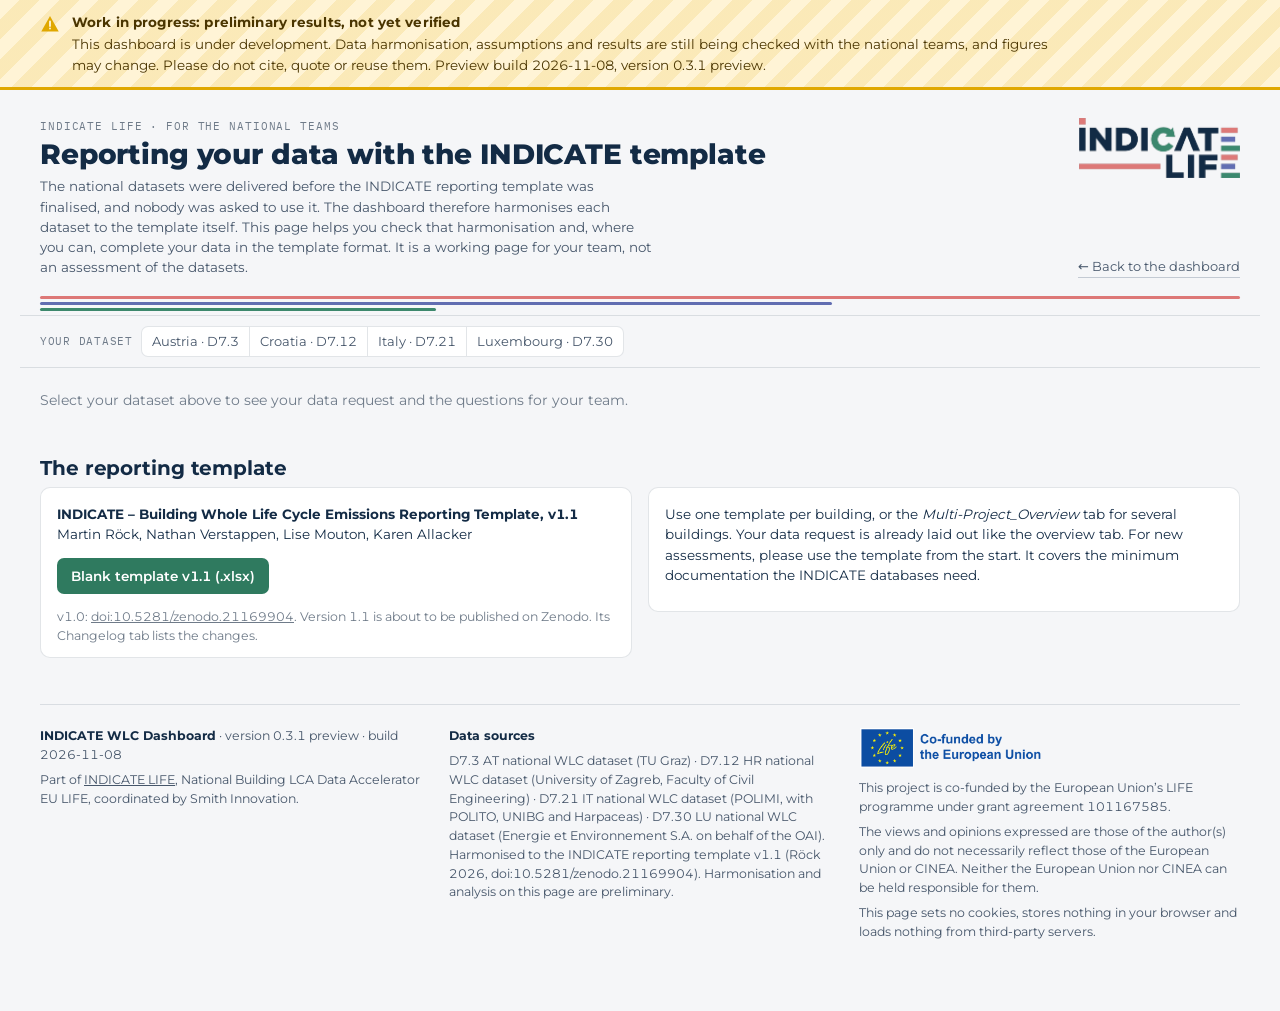
<file: reporting.html>
<!doctype html>
<html lang="en">
<head>
<meta charset="utf-8">
<meta name="viewport" content="width=device-width, initial-scale=1, viewport-fit=cover">
<meta name="robots" content="noindex, nofollow">
<meta name="description" content="INDICATE WLC Dashboard: page for the INDICATE LIFE national teams on completing their data with the INDICATE reporting template.">
<title>INDICATE WLC Dashboard · Reporting template (national teams)</title>
<link rel="stylesheet" href="assets/css/fonts.css">
<link rel="stylesheet" href="assets/css/brand-fonts.css">
<style>
/* Layout: one analytical column (max 1240px) under a sticky filter rail; each section = heading, one-line takeaway, chart, footnote. */
:root{
  --bg:#f3f5f3; --surface:#fcfcfb; --ink:#101614; --ink2:#4b534f; --muted:#7f8682;
  --grid:#e1e5e1; --axis:#c2c8c3; --line:rgba(16,22,20,.10); --accent:#0d6a5a; --accent-wash:#e1efeb;
  --s1:#2a78d6; --s2:#eb6834; --s3:#1baf7a; --s4:#eda100; --s5:#e87ba4; --s6:#008300; --s7:#4a3aa7; --s8:#e34948;
  --d-mod:#a9aea9; --box:#e6ebe7;
  --wip-bg:#fff4d6; --wip-ink:#4a3500; --wip-edge:#e0a800;
  --good:#0ca30c; --warn:#fab219; --serious:#ec835a; --critical:#d03b3b; --na:#b9bdb9;
  --cls-bp:var(--good); --cls-ref:var(--warn); --cls-lim:var(--serious); --cls-ab:var(--critical);
  --f-ui:"Instrument Sans", system-ui, -apple-system, "Segoe UI", sans-serif;
  --f-data:"IBM Plex Mono", ui-monospace, "SFMono-Regular", Menlo, monospace;
}
@media (prefers-color-scheme: dark){:root:not([data-theme="light"]){
  --bg:#0d100f; --surface:#161a18; --ink:#eef2ef; --ink2:#bfc6c1; --muted:#878e89;
  --grid:#282d2a; --axis:#3a403c; --line:rgba(255,255,255,.10); --accent:#57c0aa; --accent-wash:#183029;
  --s1:#3987e5; --s2:#d95926; --s3:#199e70; --s4:#c98500; --s5:#d55181; --s6:#008300; --s7:#9085e9; --s8:#e66767;
  --d-mod:#5b615d; --box:#242a27; --na:#5d635f; --wip-bg:#3a2c05; --wip-ink:#ffe7a3; --wip-edge:#c98500; color-scheme:dark}}
:root[data-theme="dark"]{
  --bg:#0d100f; --surface:#161a18; --ink:#eef2ef; --ink2:#bfc6c1; --muted:#878e89;
  --grid:#282d2a; --axis:#3a403c; --line:rgba(255,255,255,.10); --accent:#57c0aa; --accent-wash:#183029;
  --s1:#3987e5; --s2:#d95926; --s3:#199e70; --s4:#c98500; --s5:#d55181; --s6:#008300; --s7:#9085e9; --s8:#e66767;
  --d-mod:#5b615d; --box:#242a27; --na:#5d635f; --wip-bg:#3a2c05; --wip-ink:#ffe7a3; --wip-edge:#c98500; color-scheme:dark}
*{box-sizing:border-box}
html{-webkit-text-size-adjust:100%}
body{margin:0}
[hidden]{display:none!important}
img{max-width:100%}
body{background:var(--bg);color:var(--ink);font-family:var(--f-ui);font-size:14px;line-height:1.5}
.wrap{max-width:1240px;margin:0 auto;padding-inline:20px;padding-block:0 64px}
header.top{padding-block:28px 18px;display:flex;flex-wrap:wrap;gap:12px 32px;align-items:flex-end;justify-content:space-between}
.eyebrow{font-family:var(--f-data);font-size:11px;letter-spacing:.08em;text-transform:uppercase;color:var(--muted)}
h1{font-size:28px;line-height:1.15;margin:4px 0 6px;font-weight:600;letter-spacing:-.01em;text-wrap:balance}
.lede{color:var(--ink2);max-width:68ch;margin:0}
nav.jump{display:flex;flex-wrap:wrap;gap:4px 14px;font-size:13px}
nav.jump a{color:var(--ink2);text-decoration:none;border-bottom:1px solid var(--axis)}
nav.jump a:hover{color:var(--accent);border-color:var(--accent)}

.rail{position:sticky;top:env(safe-area-inset-top,0px);z-index:20;background:color-mix(in srgb,var(--bg) 92%,transparent);backdrop-filter:blur(8px);border-block:1px solid var(--line);margin-inline:-20px;padding:10px 20px}
.rail-in{max-width:1240px;margin:0 auto;display:flex;flex-wrap:wrap;gap:10px 22px;align-items:center}
.ctl{display:flex;align-items:center;gap:8px;min-width:0}
.ctl>label,.ctl>.lab{font-family:var(--f-data);font-size:10.5px;letter-spacing:.07em;text-transform:uppercase;color:var(--muted)}
.seg{display:inline-flex;border:1px solid var(--line);border-radius:7px;background:var(--surface);overflow:hidden}
.seg button{font:inherit;font-size:13px;color:var(--ink2);background:none;border:0;padding:5px 10px;cursor:pointer;border-right:1px solid var(--line);white-space:nowrap}
.seg button:last-child{border-right:0}
.seg button[aria-pressed="true"]{background:var(--accent-wash);color:var(--ink);font-weight:600}
.seg button:hover{color:var(--ink)}
select{font:inherit;font-size:13px;color:var(--ink);background:var(--surface);border:1px solid var(--line);border-radius:7px;padding:5px 8px;max-width:100%}
button:focus-visible,select:focus-visible,a:focus-visible,th:focus-visible,tr:focus-visible{outline:2px solid var(--accent);outline-offset:2px}

section{padding-block:34px 6px;border-top:1px solid var(--line);margin-top:30px}
section:first-of-type{border-top:0;margin-top:8px}
h2{font-size:20px;font-weight:600;margin:0 0 4px;letter-spacing:-.005em;text-wrap:balance}
h3{font-size:14.5px;font-weight:600;margin:22px 0 4px}
.take{color:var(--ink2);max-width:80ch;margin:0 0 14px}
.note{font-size:12.5px;color:var(--muted);max-width:90ch;margin:8px 0 0}
.panel{background:var(--surface);border:1px solid var(--line);border-radius:10px;padding:16px 16px 12px;min-width:0}
.grid2{display:grid;align-items:start;grid-template-columns:repeat(auto-fit,minmax(min(100%,520px),1fr));gap:16px}
.row-head{display:flex;flex-wrap:wrap;gap:8px 18px;align-items:center;justify-content:space-between;margin-bottom:8px}

.kpis{display:grid;grid-template-columns:repeat(auto-fit,minmax(170px,1fr));gap:1px;background:var(--line);border:1px solid var(--line);border-radius:10px;overflow:hidden}
.kpi{background:var(--surface);padding:14px 16px}
.kpi .v{font-size:26px;font-weight:600;line-height:1.1;margin-top:4px}
.kpi .v small{font-size:12px;font-weight:500;color:var(--muted);margin-left:4px}
.kpi .s{font-size:12.5px;color:var(--ink2);margin-top:3px}

.legend{display:flex;flex-wrap:wrap;gap:4px 14px;font-size:12.5px;color:var(--ink2)}
.legend span{display:inline-flex;align-items:center;gap:6px}
.sw{width:11px;height:11px;border-radius:3px;display:inline-block;flex:none}
.sw.dot{border-radius:50%}
.sw.hatch{background:repeating-linear-gradient(45deg,var(--d-mod) 0 2px,transparent 2px 4px);outline:1px solid var(--d-mod)}

svg text{font-family:var(--f-ui);fill:var(--ink2);font-size:12px}
svg .tick{font-family:var(--f-data);font-size:10.5px;fill:var(--muted)}
svg .lab{fill:var(--ink);font-size:12.5px}
svg .sub{fill:var(--muted);font-size:11px;font-family:var(--f-data)}
.chart{width:100%;overflow-x:auto}
.hit{cursor:default}

.tip{position:fixed;z-index:50;pointer-events:none;background:var(--surface);color:var(--ink);border:1px solid var(--line);box-shadow:0 6px 24px rgba(0,0,0,.14);border-radius:8px;padding:8px 10px;font-size:12.5px;max-width:300px;opacity:0;transition:opacity .08s}
.tip b{font-weight:600}
.tip .k{color:var(--muted);font-family:var(--f-data);font-size:11px}
.tip table{border-collapse:collapse;margin-top:4px}
.tip td{padding:1px 6px 1px 0;font-variant-numeric:tabular-nums}
.tip td:last-child{text-align:right}

.tbl-wrap{overflow-x:auto;border:1px solid var(--line);border-radius:10px;background:var(--surface)}
table.t{border-collapse:collapse;width:100%;font-size:12.5px}
table.t th,table.t td{padding:7px 10px;text-align:left;border-bottom:1px solid var(--line);white-space:nowrap}
table.t th{font-family:var(--f-data);font-size:10.5px;letter-spacing:.06em;text-transform:uppercase;color:var(--muted);font-weight:500;position:sticky;top:0;background:var(--surface)}
table.t th.num,table.t td.num{text-align:right;font-variant-numeric:tabular-nums}
table.t tbody tr:hover{background:var(--accent-wash)}
table.t th[data-k]{cursor:pointer}
table.t th[aria-sort] ::after{content:""}
tr.sel{background:var(--accent-wash)}
tr.clickable{cursor:pointer}
.pill{display:inline-flex;align-items:center;gap:5px;font-size:12px;padding:1px 8px 1px 6px;border-radius:99px;border:1px solid var(--line);background:var(--surface);color:var(--ink)}
.pill i{width:8px;height:8px;border-radius:50%;display:inline-block}
.flag{font-family:var(--f-data);font-size:10.5px;color:var(--muted)}
.cov td.y{color:var(--ink)} .cov td.n{color:var(--muted)}
.empty{padding:28px 10px;color:var(--muted);text-align:center}
.method{display:grid;grid-template-columns:repeat(auto-fit,minmax(min(100%,360px),1fr));gap:14px 28px}
.method div{min-width:0}
.method h3{margin-top:6px}
.method p,.method li{color:var(--ink2);font-size:13px;max-width:65ch}
.method ul{padding-left:18px;margin:6px 0}
code{font-family:var(--f-data);font-size:12px;background:var(--box);padding:0 4px;border-radius:4px}
.wip{background:var(--wip-bg);color:var(--wip-ink);border-bottom:3px solid var(--wip-edge);
  background-image:repeating-linear-gradient(135deg,transparent 0 14px,color-mix(in srgb,var(--wip-edge) 14%,transparent) 14px 28px)}
.wip-in{max-width:1240px;margin:0 auto;padding:12px 20px;display:flex;gap:12px;align-items:flex-start}
.wip svg{flex:none;margin-top:2px}
.wip strong{font-weight:700;letter-spacing:.01em}
.wip p{margin:2px 0 0;max-width:110ch;font-size:13.5px}
.wip-chip{display:inline-flex;align-items:center;gap:6px;font-family:var(--f-data);font-size:10.5px;letter-spacing:.07em;text-transform:uppercase;
  background:var(--wip-bg);color:var(--wip-ink);border:1px solid var(--wip-edge);border-radius:99px;padding:3px 9px;margin-left:auto;white-space:nowrap}
footer.foot{border-top:1px solid var(--line);margin-top:40px;padding-top:22px;display:grid;grid-template-columns:repeat(auto-fit,minmax(min(100%,320px),1fr));gap:14px 28px;font-size:12.5px;color:var(--ink2)}
footer.foot p{margin:0 0 6px;max-width:70ch}
footer.foot b{color:var(--ink)}
@media (max-width:640px){h1{font-size:23px}.rail{position:static}.kpi .v{font-size:22px}}
@media (prefers-reduced-motion:reduce){*{transition:none!important}}
.btn{display:inline-block;background:var(--accent);color:#fff;text-decoration:none;font-weight:600;border-radius:7px;padding:8px 14px}
.btn:hover{filter:brightness(1.08)}
ul.plain{list-style:none;padding:0;margin:6px 0}
ul.plain li{margin:0 0 10px;color:var(--ink2);max-width:75ch}
ol.qs{padding-left:22px;margin:6px 0}
ol.qs li{margin:0 0 14px;max-width:95ch}
.cell{display:inline-block;width:14px;height:14px;border:1px solid var(--line);border-radius:3px;vertical-align:-2px;margin-right:6px}
.cell.pink{background:#f4b6c2}.cell.yellow{background:#fff2a8}
details summary{cursor:pointer}

/* ---- INDICATE LIFE brand layer (D6.2 Brand Guidelines) ---- */
:root{
  --b-navy:#132B45; --b-coral:#DD7877; --b-green:#3C886C; --b-violet:#616DB1;
  --bg:#f5f6f8; --surface:#ffffff; --ink:#132B45; --ink2:#46566a; --muted:#6f7b89;
  --grid:#e3e7ec; --axis:#c3cad3; --line:rgba(19,43,69,.12); --accent:#2f7a5f; --accent-wash:#e2f0ea;
  --f-ui:"Montserrat", system-ui, -apple-system, "Segoe UI", sans-serif;
}
@media (prefers-color-scheme: dark){:root:not([data-theme="light"]){
  --bg:#0c1723; --surface:#132233; --ink:#eef2f6; --ink2:#bcc7d3; --muted:#8693a2;
  --grid:#223347; --axis:#34485e; --line:rgba(255,255,255,.11); --accent:#6cc3a2; --accent-wash:#183a30;}}
:root[data-theme="dark"]{
  --bg:#0c1723; --surface:#132233; --ink:#eef2f6; --ink2:#bcc7d3; --muted:#8693a2;
  --grid:#223347; --axis:#34485e; --line:rgba(255,255,255,.11); --accent:#6cc3a2; --accent-wash:#183a30;}
body{font-size:13.5px;font-feature-settings:"tnum" 1,"lnum" 1}
h1{font-weight:800;letter-spacing:-.005em}
h2{font-weight:700}
.kpi .v{font-weight:700}
.hd-right{display:flex;flex-direction:column;align-items:flex-end;justify-content:space-between;gap:14px;margin-left:auto;align-self:stretch}
@media (min-width:900px){header.top{flex-wrap:nowrap;align-items:stretch}header.top>div:first-child{flex:1 1 auto;min-width:0}}
.brand-logo{display:block;line-height:0}
.brand-logo img{height:60px;width:auto}
.logo-dark{display:none}
@media (prefers-color-scheme: dark){:root:not([data-theme="light"]) .logo-light{display:none}:root:not([data-theme="light"]) .logo-dark{display:inline}}
:root[data-theme="dark"] .logo-light{display:none}
:root[data-theme="dark"] .logo-dark{display:inline}
.brand-stripe{display:grid;gap:3px;margin:0 0 4px}
.brand-stripe i{display:block;height:3px;border-radius:2px}
.brand-stripe i:nth-child(1){background:var(--b-coral);width:100%}
.brand-stripe i:nth-child(2){background:var(--b-violet);width:66%}
.brand-stripe i:nth-child(3){background:var(--b-green);width:33%}
footer.foot .fund{display:flex;flex-direction:column;gap:10px;align-items:flex-start}
footer.foot .fund img{height:42px;width:auto;flex:none}
@media (max-width:640px){.hd-right{align-items:flex-start;margin-left:0;flex-direction:column-reverse}.brand-logo img{height:46px}}

/* Option D: chart colours as in the D3.2 synthesis report (brand colours + the report's tints).
   Exact brand values sit outside the generic lightness/chroma band by design; adjacent-pair CVD and
   normal-vision separation were validated (validate_palette.js) for every sequence used:
   modules (whole life and embodied), element groups, classes, countries; light on #ffffff, dark on #132233. */
:root{
  --c-navy:#132b45; --c-green:#3c886c; --c-coral:#dd7877; --c-violet:#616db1;
  --c-mint:#b9ded0; --c-pink:#f0b5b4; --c-lviolet:#8da0cb; --c-mgreen:#68a88d; --c-grey:#7e7979; --c-lgrey:#d9d9d9;
}
@media (prefers-color-scheme: dark){:root:not([data-theme="light"]){
  --c-navy:#7aa2e0; --c-green:#4ea283; --c-coral:#e0807f; --c-violet:#6a74c8;
  --c-mint:#b2dccb; --c-pink:#f2bdbc; --c-lviolet:#aeb9e6; --c-mgreen:#6fae94; --c-grey:#9a9494; --c-lgrey:#5b6878;}}
:root[data-theme="dark"]{
  --c-navy:#7aa2e0; --c-green:#4ea283; --c-coral:#e0807f; --c-violet:#6a74c8;
  --c-mint:#b2dccb; --c-pink:#f2bdbc; --c-lviolet:#aeb9e6; --c-mgreen:#6fae94; --c-grey:#9a9494; --c-lgrey:#5b6878;}
:root:not(.brand-none){   /* (0,2,0): beats the template dark-mode token blocks, which come earlier */
  /* life-cycle modules: product navy · construction greens · use violets · operation corals · end of life mid-green */
  --s1:var(--c-navy); --s2:var(--c-mint); --s3:var(--c-green); --s4:var(--c-lviolet); --s5:var(--c-violet);
  --s6:var(--c-coral); --s7:var(--c-pink); --s8:var(--c-mgreen); --d-mod:#b5b5b5;
  /* EU Table 4 element groups, as the D3.2 hotspot charts */
  --e1:var(--c-coral); --e2:var(--c-navy); --e3:var(--c-green); --e4:var(--c-violet); --e5:var(--c-pink); --e6:var(--c-grey); --e7:var(--c-lgrey);
  /* benchmark classes and thresholds, as the D3.2 P25 / P50 / P75 markers */
  --cls-bp:var(--c-green); --cls-ref:var(--c-violet); --cls-lim:var(--c-coral); --cls-ab:var(--c-navy); --na:var(--c-lgrey);
  --th-p25:var(--c-green); --th-p50:var(--c-violet); --th-p75:var(--c-coral);
  /* range bands stay neutral grey (no country colours): classes are read within a country, not across countries */
  --box:color-mix(in srgb,var(--ink) 10%,var(--surface));
}
</style>
</head>
<body>
<div class="wip" role="note" aria-label="Work in progress">
 <div class="wip-in">
  <svg width="20" height="20" viewBox="0 0 24 24" aria-hidden="true"><path d="M12 2.5 1.5 21h21L12 2.5Z" fill="var(--wip-edge)"/><path d="M12 9v5.5M12 17.2v.3" stroke="var(--wip-bg)" stroke-width="2.2" stroke-linecap="round"/></svg>
  <div><strong>Work in progress: preliminary results, not yet verified</strong>
  <p>This dashboard is under development. Data harmonisation, assumptions and results are still being checked with the national teams, and figures may change. Please do not cite, quote or reuse them. Preview build 2026-11-08, version 0.3.1 preview.</p></div>
 </div>
</div>
<div class="wrap">
<header class="top">
  <div>
    <div class="eyebrow">INDICATE LIFE · For the national teams</div>
    <h1>Reporting your data with the INDICATE template</h1>
    <p class="lede">The national datasets were delivered before the INDICATE reporting template was finalised, and nobody was asked to use it. The dashboard therefore harmonises each dataset to the template itself. This page helps you check that harmonisation and, where you can, complete your data in the template format. It is a working page for your team, not an assessment of the datasets.</p>
  </div>
  <div class="hd-right"><a class="brand-logo" href="https://www.indicatedata.com/" title="INDICATE LIFE website"><img class="logo-light" src="assets/img/indicate-life-logo.png" alt="INDICATE LIFE" width="162" height="60"><img class="logo-dark" src="assets/img/indicate-life-logo-white.png" alt="INDICATE LIFE" width="162" height="60"></a>
  <nav class="jump" aria-label="Back"><a href="./">← Back to the dashboard</a></nav></div>
</header>
<div class="brand-stripe" aria-hidden="true"><i></i><i></i><i></i></div>

<div class="rail" role="region" aria-label="Country">
 <div class="rail-in">
  <div class="ctl"><span class="lab" id="lab-c">Your dataset</span><div class="seg" id="f-country" role="group" aria-labelledby="lab-c">
   <button data-v="AT" aria-pressed="false">Austria · D7.3</button><button data-v="HR" aria-pressed="false">Croatia · D7.12</button><button data-v="IT" aria-pressed="false">Italy · D7.21</button><button data-v="LU" aria-pressed="false">Luxembourg · D7.30</button></div></div>
 </div>
</div>

<p class="note" id="pick" style="font-size:14px;margin-top:22px">Select your dataset above to see your data request and the questions for your team.</p>

<div id="country" hidden>
<section id="steps" aria-labelledby="h-steps">
  <h2 id="h-steps">1 · Your pre-filled data request</h2>
  <p class="take">We have transferred everything we could take from <span data-f="deliv"></span> into a copy of the reporting template v1.1, one column per building. Please review it, correct what we got wrong and fill what you can.</p>
  <div class="grid2">
   <div class="panel">
    <h3 style="margin-top:0">Download</h3>
    <p><a class="btn" data-f="file" href="#" download>Data request for <span data-f="name"></span> (.xlsx)</a></p>
    <p class="note" style="margin-top:6px"><span data-f="n"></span> buildings, the same IDs as on the dashboard.</p>
   </div>
   <div class="panel">
    <h3 style="margin-top:0">How to read it</h3>
    <ul class="plain">
     <li><span class="cell pink"></span><b>Pink cells</b>: high-priority fields that your delivered file did not contain. Fill them where the information exists.</li>
     <li><span class="cell yellow"></span><b>Yellow cells</b>: values we had to assume. The cell comment says what we assumed. Please confirm or correct.</li>
     <li><b>Questions tab</b>: the questions listed in step 2 below.</li>
     <li data-f="elmap"><b>Element mapping tab</b>: how we matched your element codes to the EU Table 4 element tiers. Please check the mapping.</li>
    </ul>
   </div>
  </div>
</section>

<section id="questions" aria-labelledby="h-q">
  <h2 id="h-q">2 · Questions for your team</h2>
  <p class="take">These came up while we harmonised your dataset and compared it with the D3.2 synthesis report. Your answers decide how the values are shown on the dashboard.</p>
  <ol class="qs" id="q-list"></ol>
  <details class="panel" style="margin-top:14px"><summary><b>For information</b>: how we handled other points in your dataset (<span id="i-n"></span>)</summary><ul class="plain" id="i-list" style="margin-top:10px"></ul></details>
</section>

<section id="open" aria-labelledby="h-open">
  <h2 id="h-open">3 · Template fields still open in your data request</h2>
  <p class="take">High-priority fields and life-cycle modules of template v1.1 that your delivered file did not cover, or covered only in part. Any of them you can add makes your data more useful for benchmarking. Nothing here is required.</p>
  <div class="grid2">
   <div class="panel"><h3 style="margin-top:0">Building and project information</h3><ul class="plain" id="o-attr"></ul></div>
   <div class="panel"><h3 style="margin-top:0">Life-cycle modules (GWP total)</h3><ul class="plain" id="o-mod"></ul></div>
  </div>
</section>

<section id="return" aria-labelledby="h-ret">
  <h2 id="h-ret">4 · Send it back</h2>
  <p class="take">Please email the completed file, or just your answers to the questions, to <a href="mailto:martin.roeck@riselabs.at?subject=INDICATE%20WLC%20data%20request" style="color:inherit">martin.roeck@riselabs.at</a>. We will update the database and the dashboard and let you know when your corrections are live.</p>
</section>
</div>

<section id="template" aria-labelledby="h-t">
  <h2 id="h-t">The reporting template</h2>
  <div class="grid2">
   <div class="panel">
    <p style="margin-top:0"><b>INDICATE – Building Whole Life Cycle Emissions Reporting Template, v1.1</b><br>Martin Röck, Nathan Verstappen, Lise Mouton, Karen Allacker</p>
    <p><a class="btn" href="template/INDICATE_Building-WLC-Emissions-Reporting_Template_v1.1.xlsx" download>Blank template v1.1 (.xlsx)</a></p>
    <p class="note">v1.0: <a href="https://doi.org/10.5281/zenodo.21169904" style="color:inherit">doi:10.5281/zenodo.21169904</a>. Version 1.1 is about to be published on Zenodo. Its Changelog tab lists the changes.</p>
   </div>
   <div class="panel">
    <p style="margin-top:0">Use one template per building, or the <i>Multi-Project_Overview</i> tab for several buildings. Your data request is already laid out like the overview tab. For new assessments, please use the template from the start. It covers the minimum documentation the INDICATE databases need.</p>
   </div>
  </div>
</section>
<footer class="foot">
  <div><p><b>INDICATE WLC Dashboard</b> · version 0.3.1 preview · build 2026-11-08</p>
  <p>Part of <a href="https://www.indicatedata.com/" style="color:inherit">INDICATE LIFE</a>, National Building LCA Data Accelerator EU LIFE, coordinated by Smith Innovation.</p></div>
  <div><p><b>Data sources</b></p>
  <p>D7.3 AT national WLC dataset (TU Graz) · D7.12 HR national WLC dataset (University of Zagreb, Faculty of Civil Engineering) · D7.21 IT national WLC dataset (POLIMI, with POLITO, UNIBG and Harpaceas) · D7.30 LU national WLC dataset (Energie et Environnement S.A. on behalf of the OAI). Harmonised to the INDICATE reporting template v1.1 (Röck 2026, doi:10.5281/zenodo.21169904). Harmonisation and analysis on this page are preliminary.</p></div>
  <div class="fund"><img class="eu-light logo-light" src="assets/img/eu-cofunded.png" alt="Co-funded by the European Union" width="176" height="37"><img class="eu-dark logo-dark" src="assets/img/eu-cofunded-white.png" alt="Co-funded by the European Union" width="176" height="37">
  <div><p>This project is co-funded by the European Union’s LIFE programme under grant agreement 101167585.</p><p>The views and opinions expressed are those of the author(s) only and do not necessarily reflect those of the European Union or CINEA. Neither the European Union nor CINEA can be held responsible for them.</p>
  <p>This page sets no cookies, stores nothing in your browser and loads nothing from third-party servers.</p></div></div>
</footer>
</div>

<script src="assets/js/data.js"></script>
<script>
(()=>{
const D = window.WLC_DATA; if(!D) return;
const C = {AT:{name:'Austria',deliv:'D7.3',file:'INDICATE_WLC_data-request_AT_D7.3.xlsx'},HR:{name:'Croatia',deliv:'D7.12',file:'INDICATE_WLC_data-request_HR_D7.12.xlsx'},
           IT:{name:'Italy',deliv:'D7.21',file:'INDICATE_WLC_data-request_IT_D7.21.xlsx'},LU:{name:'Luxembourg',deliv:'D7.30',file:'INDICATE_WLC_data-request_LU_D7.30.xlsx'}};
const esc = s => String(s??'').replace(/[&<>"]/g, c=>({'&':'&amp;','<':'&lt;','>':'&gt;','"':'&quot;'}[c]));
const status = (r,c) => { const v=r.share[c]||0, n=(r.note||{})[c]; if(v>=0.999 && !n) return null;
  if(n && /only within/.test(n)) return 'reported only together with other modules ('+n.replace('only within ','')+')';
  if(n) return n; if(v>0) return 'for some buildings'; return 'not in the delivered file'; };
function show(c){
  document.querySelectorAll('#f-country button').forEach(b=>b.setAttribute('aria-pressed', b.dataset.v===c));
  const box=document.getElementById('country'); document.getElementById('pick').hidden = !!C[c]; box.hidden = !C[c]; if(!C[c]) return;
  const m=C[c]; const n=D.buildings.filter(b=>b.country===c).length;
  box.querySelectorAll('[data-f="name"]').forEach(e=>e.textContent=m.name);
  box.querySelectorAll('[data-f="deliv"]').forEach(e=>e.textContent=m.deliv+' ('+m.name+')');
  box.querySelector('[data-f="n"]').textContent=n;
  box.querySelector('[data-f="file"]').href='data/data-requests/'+m.file;
  box.querySelector('[data-f="elmap"]').hidden = !(c==='IT'||c==='LU');
  const iss=(D.issues||[]).filter(i=>i.country===c);
  const ask=iss.filter(i=>i.type!=='info' && i.question), info=iss.filter(i=>!(i.type!=='info' && i.question));
  document.getElementById('q-list').innerHTML = ask.map(i=>`<li><b>${esc(i.question)}</b><br><span class="note">${esc(i.observation)}${i.buildings?` Buildings: ${esc(i.buildings)}.`:''} Current handling: ${esc(i.handling)}</span></li>`).join('') || '<li>No open questions.</li>';
  document.getElementById('i-n').textContent=info.length;
  document.getElementById('i-list').innerHTML = info.map(i=>`<li>${esc(i.observation)} <span class="note">${esc(i.handling)}</span>${i.question?` <span class="note">(${esc(i.question)})</span>`:''}</li>`).join('');
  const rows=D.completeness||[];
  const list=(sel)=>rows.filter(sel).map(r=>[r,status(r,c)]).filter(([,s])=>s).map(([r,s])=>`<li><b>${esc(r.label.replace('GWPtotal ',''))}</b> <code>${esc(r.code)}</code><br><span class="note">${esc(s)}</span></li>`).join('') || '<li>Nothing open.</li>';
  document.getElementById('o-attr').innerHTML = list(r=>r.kind==='attribute' && r.high);
  document.getElementById('o-mod').innerHTML = list(r=>r.kind.startsWith('module'));
}
document.querySelectorAll('#f-country button').forEach(b=>b.addEventListener('click',()=>{ history.replaceState(null,'','#'+b.dataset.v); show(b.dataset.v); }));
const fromHash=()=>show((location.hash||'').slice(1).toUpperCase());
window.addEventListener('hashchange',fromHash); fromHash();
})();
</script>
</body>
</html>
</file>
<file: assets/css/fonts.css>
/* Self-hosted fonts (SIL Open Font License 1.1, see ../fonts/OFL-*.txt). No requests to third-party font services. */
/* instrument-sans-latin-ext-400-normal */
@font-face {
  font-family: 'Instrument Sans';
  font-style: normal;
  font-display: swap;
  font-weight: 400;
  src: url(../fonts/instrument-sans-latin-ext-400-normal.woff2) format('woff2');
  unicode-range: U+0100-02BA,U+02BD-02C5,U+02C7-02CC,U+02CE-02D7,U+02DD-02FF,U+0304,U+0308,U+0329,U+1D00-1DBF,U+1E00-1E9F,U+1EF2-1EFF,U+2020,U+20A0-20AB,U+20AD-20C0,U+2113,U+2C60-2C7F,U+A720-A7FF;
}
/* instrument-sans-latin-400-normal */
@font-face {
  font-family: 'Instrument Sans';
  font-style: normal;
  font-display: swap;
  font-weight: 400;
  src: url(../fonts/instrument-sans-latin-400-normal.woff2) format('woff2');
  unicode-range: U+0000-00FF,U+0131,U+0152-0153,U+02BB-02BC,U+02C6,U+02DA,U+02DC,U+0304,U+0308,U+0329,U+2000-206F,U+20AC,U+2122,U+2191,U+2193,U+2212,U+2215,U+FEFF,U+FFFD;
}
/* instrument-sans-latin-ext-500-normal */
@font-face {
  font-family: 'Instrument Sans';
  font-style: normal;
  font-display: swap;
  font-weight: 500;
  src: url(../fonts/instrument-sans-latin-ext-500-normal.woff2) format('woff2');
  unicode-range: U+0100-02BA,U+02BD-02C5,U+02C7-02CC,U+02CE-02D7,U+02DD-02FF,U+0304,U+0308,U+0329,U+1D00-1DBF,U+1E00-1E9F,U+1EF2-1EFF,U+2020,U+20A0-20AB,U+20AD-20C0,U+2113,U+2C60-2C7F,U+A720-A7FF;
}
/* instrument-sans-latin-500-normal */
@font-face {
  font-family: 'Instrument Sans';
  font-style: normal;
  font-display: swap;
  font-weight: 500;
  src: url(../fonts/instrument-sans-latin-500-normal.woff2) format('woff2');
  unicode-range: U+0000-00FF,U+0131,U+0152-0153,U+02BB-02BC,U+02C6,U+02DA,U+02DC,U+0304,U+0308,U+0329,U+2000-206F,U+20AC,U+2122,U+2191,U+2193,U+2212,U+2215,U+FEFF,U+FFFD;
}
/* instrument-sans-latin-ext-600-normal */
@font-face {
  font-family: 'Instrument Sans';
  font-style: normal;
  font-display: swap;
  font-weight: 600;
  src: url(../fonts/instrument-sans-latin-ext-600-normal.woff2) format('woff2');
  unicode-range: U+0100-02BA,U+02BD-02C5,U+02C7-02CC,U+02CE-02D7,U+02DD-02FF,U+0304,U+0308,U+0329,U+1D00-1DBF,U+1E00-1E9F,U+1EF2-1EFF,U+2020,U+20A0-20AB,U+20AD-20C0,U+2113,U+2C60-2C7F,U+A720-A7FF;
}
/* instrument-sans-latin-600-normal */
@font-face {
  font-family: 'Instrument Sans';
  font-style: normal;
  font-display: swap;
  font-weight: 600;
  src: url(../fonts/instrument-sans-latin-600-normal.woff2) format('woff2');
  unicode-range: U+0000-00FF,U+0131,U+0152-0153,U+02BB-02BC,U+02C6,U+02DA,U+02DC,U+0304,U+0308,U+0329,U+2000-206F,U+20AC,U+2122,U+2191,U+2193,U+2212,U+2215,U+FEFF,U+FFFD;
}
/* instrument-sans-latin-ext-700-normal */
@font-face {
  font-family: 'Instrument Sans';
  font-style: normal;
  font-display: swap;
  font-weight: 700;
  src: url(../fonts/instrument-sans-latin-ext-700-normal.woff2) format('woff2');
  unicode-range: U+0100-02BA,U+02BD-02C5,U+02C7-02CC,U+02CE-02D7,U+02DD-02FF,U+0304,U+0308,U+0329,U+1D00-1DBF,U+1E00-1E9F,U+1EF2-1EFF,U+2020,U+20A0-20AB,U+20AD-20C0,U+2113,U+2C60-2C7F,U+A720-A7FF;
}
/* instrument-sans-latin-700-normal */
@font-face {
  font-family: 'Instrument Sans';
  font-style: normal;
  font-display: swap;
  font-weight: 700;
  src: url(../fonts/instrument-sans-latin-700-normal.woff2) format('woff2');
  unicode-range: U+0000-00FF,U+0131,U+0152-0153,U+02BB-02BC,U+02C6,U+02DA,U+02DC,U+0304,U+0308,U+0329,U+2000-206F,U+20AC,U+2122,U+2191,U+2193,U+2212,U+2215,U+FEFF,U+FFFD;
}
/* ibm-plex-mono-latin-ext-400-normal */
@font-face {
  font-family: 'IBM Plex Mono';
  font-style: normal;
  font-display: swap;
  font-weight: 400;
  src: url(../fonts/ibm-plex-mono-latin-ext-400-normal.woff2) format('woff2');
  unicode-range: U+0100-02BA,U+02BD-02C5,U+02C7-02CC,U+02CE-02D7,U+02DD-02FF,U+0304,U+0308,U+0329,U+1D00-1DBF,U+1E00-1E9F,U+1EF2-1EFF,U+2020,U+20A0-20AB,U+20AD-20C0,U+2113,U+2C60-2C7F,U+A720-A7FF;
}
/* ibm-plex-mono-latin-400-normal */
@font-face {
  font-family: 'IBM Plex Mono';
  font-style: normal;
  font-display: swap;
  font-weight: 400;
  src: url(../fonts/ibm-plex-mono-latin-400-normal.woff2) format('woff2');
  unicode-range: U+0000-00FF,U+0131,U+0152-0153,U+02BB-02BC,U+02C6,U+02DA,U+02DC,U+0304,U+0308,U+0329,U+2000-206F,U+20AC,U+2122,U+2191,U+2193,U+2212,U+2215,U+FEFF,U+FFFD;
}
/* ibm-plex-mono-latin-ext-500-normal */
@font-face {
  font-family: 'IBM Plex Mono';
  font-style: normal;
  font-display: swap;
  font-weight: 500;
  src: url(../fonts/ibm-plex-mono-latin-ext-500-normal.woff2) format('woff2');
  unicode-range: U+0100-02BA,U+02BD-02C5,U+02C7-02CC,U+02CE-02D7,U+02DD-02FF,U+0304,U+0308,U+0329,U+1D00-1DBF,U+1E00-1E9F,U+1EF2-1EFF,U+2020,U+20A0-20AB,U+20AD-20C0,U+2113,U+2C60-2C7F,U+A720-A7FF;
}
/* ibm-plex-mono-latin-500-normal */
@font-face {
  font-family: 'IBM Plex Mono';
  font-style: normal;
  font-display: swap;
  font-weight: 500;
  src: url(../fonts/ibm-plex-mono-latin-500-normal.woff2) format('woff2');
  unicode-range: U+0000-00FF,U+0131,U+0152-0153,U+02BB-02BC,U+02C6,U+02DA,U+02DC,U+0304,U+0308,U+0329,U+2000-206F,U+20AC,U+2122,U+2191,U+2193,U+2212,U+2215,U+FEFF,U+FFFD;
}
/* ibm-plex-mono-latin-ext-600-normal */
@font-face {
  font-family: 'IBM Plex Mono';
  font-style: normal;
  font-display: swap;
  font-weight: 600;
  src: url(../fonts/ibm-plex-mono-latin-ext-600-normal.woff2) format('woff2');
  unicode-range: U+0100-02BA,U+02BD-02C5,U+02C7-02CC,U+02CE-02D7,U+02DD-02FF,U+0304,U+0308,U+0329,U+1D00-1DBF,U+1E00-1E9F,U+1EF2-1EFF,U+2020,U+20A0-20AB,U+20AD-20C0,U+2113,U+2C60-2C7F,U+A720-A7FF;
}
/* ibm-plex-mono-latin-600-normal */
@font-face {
  font-family: 'IBM Plex Mono';
  font-style: normal;
  font-display: swap;
  font-weight: 600;
  src: url(../fonts/ibm-plex-mono-latin-600-normal.woff2) format('woff2');
  unicode-range: U+0000-00FF,U+0131,U+0152-0153,U+02BB-02BC,U+02C6,U+02DA,U+02DC,U+0304,U+0308,U+0329,U+2000-206F,U+20AC,U+2122,U+2191,U+2193,U+2212,U+2215,U+FEFF,U+FFFD;
}
/* ibm-plex-mono-latin-ext-700-normal */
@font-face {
  font-family: 'IBM Plex Mono';
  font-style: normal;
  font-display: swap;
  font-weight: 700;
  src: url(../fonts/ibm-plex-mono-latin-ext-700-normal.woff2) format('woff2');
  unicode-range: U+0100-02BA,U+02BD-02C5,U+02C7-02CC,U+02CE-02D7,U+02DD-02FF,U+0304,U+0308,U+0329,U+1D00-1DBF,U+1E00-1E9F,U+1EF2-1EFF,U+2020,U+20A0-20AB,U+20AD-20C0,U+2113,U+2C60-2C7F,U+A720-A7FF;
}
/* ibm-plex-mono-latin-700-normal */
@font-face {
  font-family: 'IBM Plex Mono';
  font-style: normal;
  font-display: swap;
  font-weight: 700;
  src: url(../fonts/ibm-plex-mono-latin-700-normal.woff2) format('woff2');
  unicode-range: U+0000-00FF,U+0131,U+0152-0153,U+02BB-02BC,U+02C6,U+02DA,U+02DC,U+0304,U+0308,U+0329,U+2000-206F,U+20AC,U+2122,U+2191,U+2193,U+2212,U+2215,U+FEFF,U+FFFD;
}
</file>
<file: assets/css/brand-fonts.css>
/* Montserrat (SIL Open Font License 1.1), self-hosted. INDICATE LIFE brand font (D6.2 Brand Guidelines). */
/* montserrat-latin-ext-400-normal */
@font-face {
  font-family: 'Montserrat';
  font-style: normal;
  font-display: swap;
  font-weight: 400;
  src: url(../fonts/montserrat-latin-ext-400-normal.woff2) format('woff2');
  unicode-range: U+0100-02AF,U+0304,U+0308,U+0329,U+1E00-1E9F,U+1EF2-1EFF,U+2020,U+20A0-20AB,U+20AD-20C0,U+2113,U+2C60-2C7F,U+A720-A7FF;
}
/* montserrat-latin-400-normal */
@font-face {
  font-family: 'Montserrat';
  font-style: normal;
  font-display: swap;
  font-weight: 400;
  src: url(../fonts/montserrat-latin-400-normal.woff2) format('woff2');
  unicode-range: U+0000-00FF,U+0131,U+0152-0153,U+02BB-02BC,U+02C6,U+02DA,U+02DC,U+0304,U+0308,U+0329,U+2000-206F,U+2074,U+20AC,U+2122,U+2191,U+2193,U+2212,U+2215,U+FEFF,U+FFFD;
}
/* montserrat-latin-ext-500-normal */
@font-face {
  font-family: 'Montserrat';
  font-style: normal;
  font-display: swap;
  font-weight: 500;
  src: url(../fonts/montserrat-latin-ext-500-normal.woff2) format('woff2');
  unicode-range: U+0100-02AF,U+0304,U+0308,U+0329,U+1E00-1E9F,U+1EF2-1EFF,U+2020,U+20A0-20AB,U+20AD-20C0,U+2113,U+2C60-2C7F,U+A720-A7FF;
}
/* montserrat-latin-500-normal */
@font-face {
  font-family: 'Montserrat';
  font-style: normal;
  font-display: swap;
  font-weight: 500;
  src: url(../fonts/montserrat-latin-500-normal.woff2) format('woff2');
  unicode-range: U+0000-00FF,U+0131,U+0152-0153,U+02BB-02BC,U+02C6,U+02DA,U+02DC,U+0304,U+0308,U+0329,U+2000-206F,U+2074,U+20AC,U+2122,U+2191,U+2193,U+2212,U+2215,U+FEFF,U+FFFD;
}
/* montserrat-latin-ext-600-normal */
@font-face {
  font-family: 'Montserrat';
  font-style: normal;
  font-display: swap;
  font-weight: 600;
  src: url(../fonts/montserrat-latin-ext-600-normal.woff2) format('woff2');
  unicode-range: U+0100-02AF,U+0304,U+0308,U+0329,U+1E00-1E9F,U+1EF2-1EFF,U+2020,U+20A0-20AB,U+20AD-20C0,U+2113,U+2C60-2C7F,U+A720-A7FF;
}
/* montserrat-latin-600-normal */
@font-face {
  font-family: 'Montserrat';
  font-style: normal;
  font-display: swap;
  font-weight: 600;
  src: url(../fonts/montserrat-latin-600-normal.woff2) format('woff2');
  unicode-range: U+0000-00FF,U+0131,U+0152-0153,U+02BB-02BC,U+02C6,U+02DA,U+02DC,U+0304,U+0308,U+0329,U+2000-206F,U+2074,U+20AC,U+2122,U+2191,U+2193,U+2212,U+2215,U+FEFF,U+FFFD;
}
/* montserrat-latin-ext-700-normal */
@font-face {
  font-family: 'Montserrat';
  font-style: normal;
  font-display: swap;
  font-weight: 700;
  src: url(../fonts/montserrat-latin-ext-700-normal.woff2) format('woff2');
  unicode-range: U+0100-02AF,U+0304,U+0308,U+0329,U+1E00-1E9F,U+1EF2-1EFF,U+2020,U+20A0-20AB,U+20AD-20C0,U+2113,U+2C60-2C7F,U+A720-A7FF;
}
/* montserrat-latin-700-normal */
@font-face {
  font-family: 'Montserrat';
  font-style: normal;
  font-display: swap;
  font-weight: 700;
  src: url(../fonts/montserrat-latin-700-normal.woff2) format('woff2');
  unicode-range: U+0000-00FF,U+0131,U+0152-0153,U+02BB-02BC,U+02C6,U+02DA,U+02DC,U+0304,U+0308,U+0329,U+2000-206F,U+2074,U+20AC,U+2122,U+2191,U+2193,U+2212,U+2215,U+FEFF,U+FFFD;
}
/* montserrat-latin-ext-800-normal */
@font-face {
  font-family: 'Montserrat';
  font-style: normal;
  font-display: swap;
  font-weight: 800;
  src: url(../fonts/montserrat-latin-ext-800-normal.woff2) format('woff2');
  unicode-range: U+0100-02AF,U+0304,U+0308,U+0329,U+1E00-1E9F,U+1EF2-1EFF,U+2020,U+20A0-20AB,U+20AD-20C0,U+2113,U+2C60-2C7F,U+A720-A7FF;
}
/* montserrat-latin-800-normal */
@font-face {
  font-family: 'Montserrat';
  font-style: normal;
  font-display: swap;
  font-weight: 800;
  src: url(../fonts/montserrat-latin-800-normal.woff2) format('woff2');
  unicode-range: U+0000-00FF,U+0131,U+0152-0153,U+02BB-02BC,U+02C6,U+02DA,U+02DC,U+0304,U+0308,U+0329,U+2000-206F,U+2074,U+20AC,U+2122,U+2191,U+2193,U+2212,U+2215,U+FEFF,U+FFFD;
}
</file>
